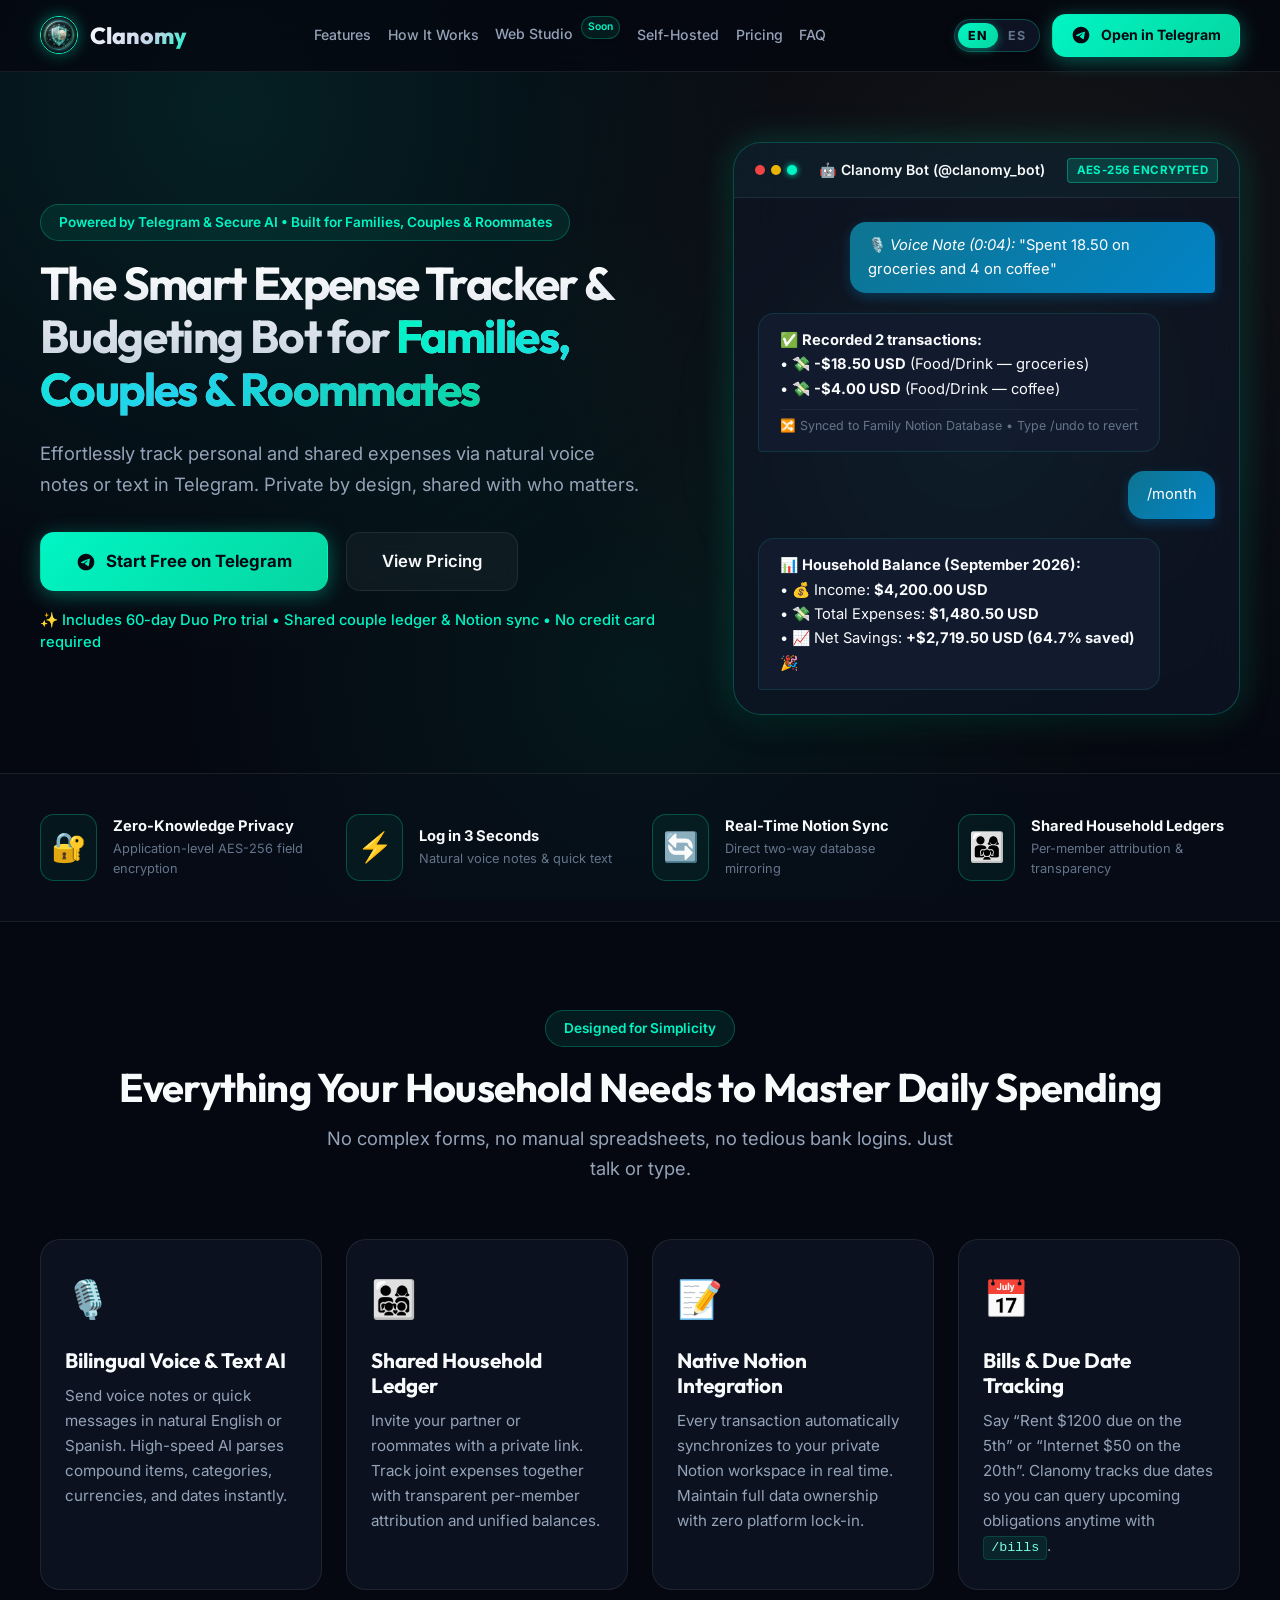
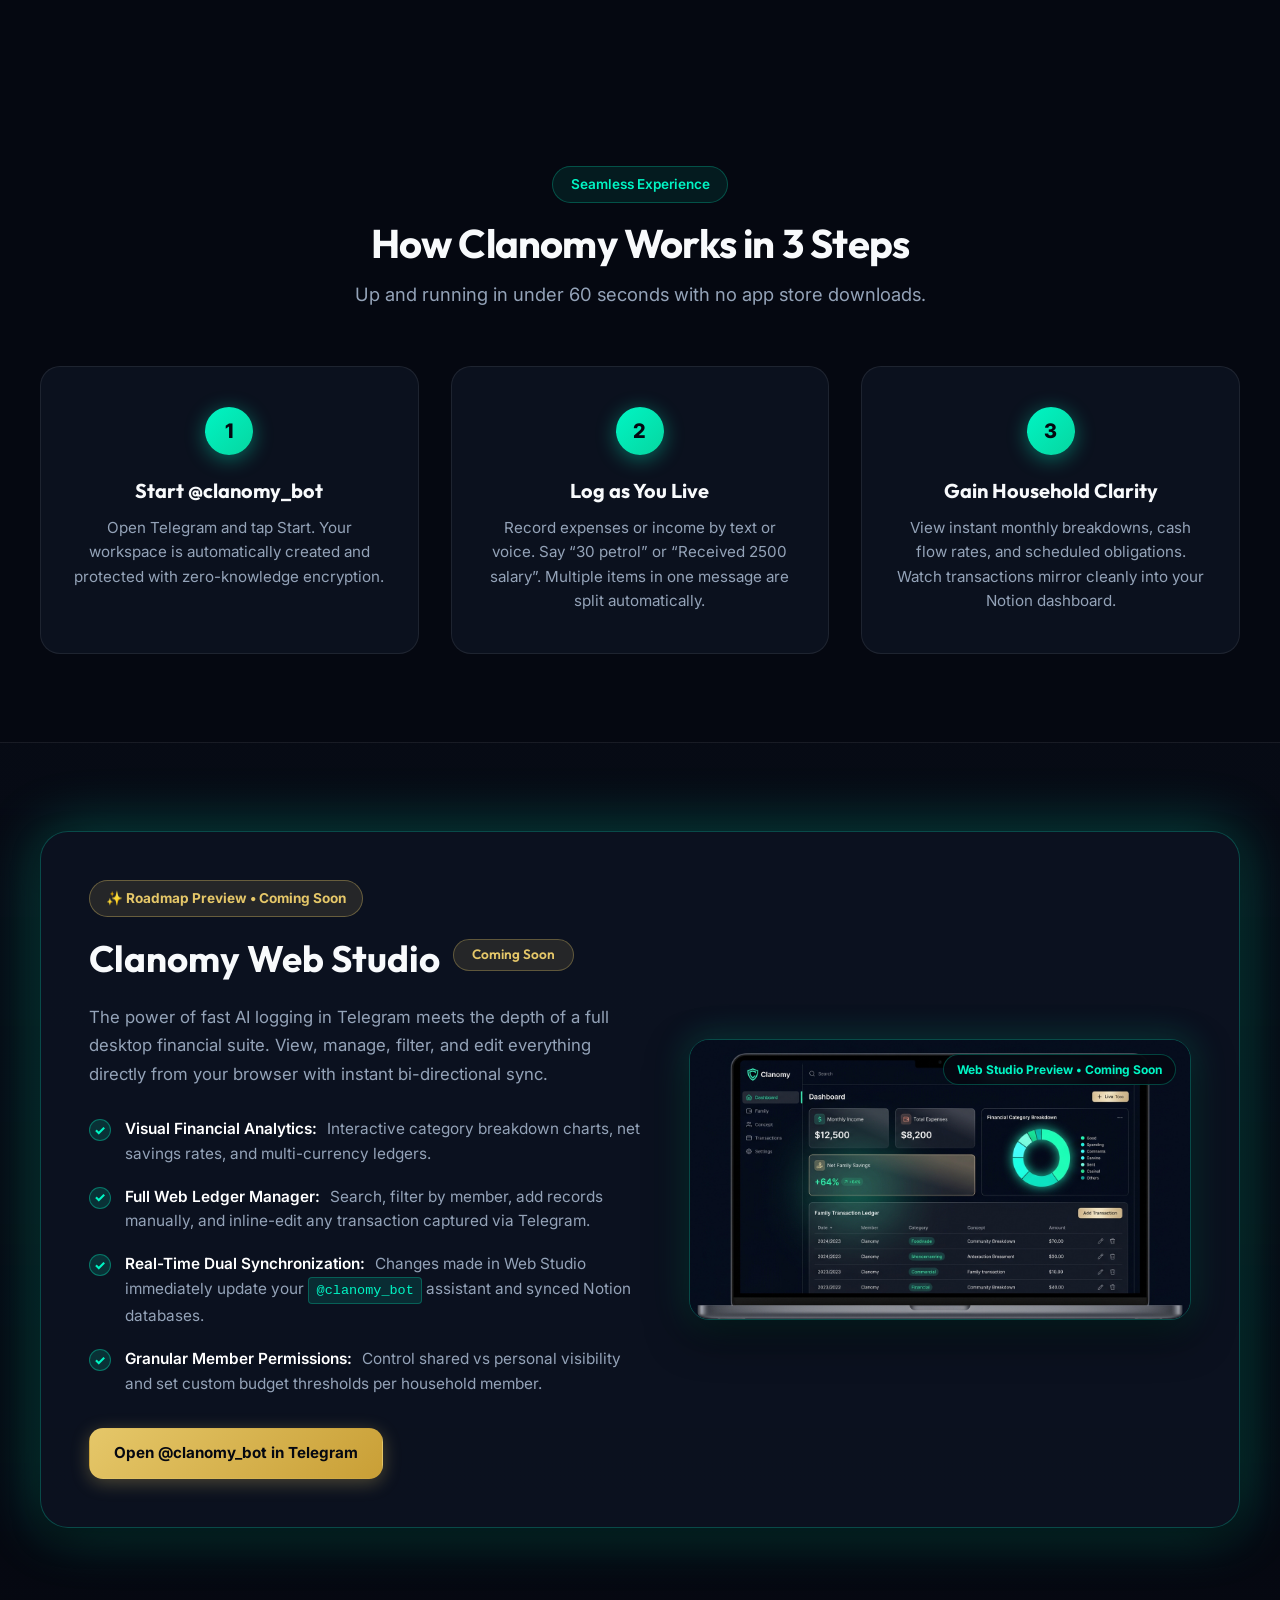
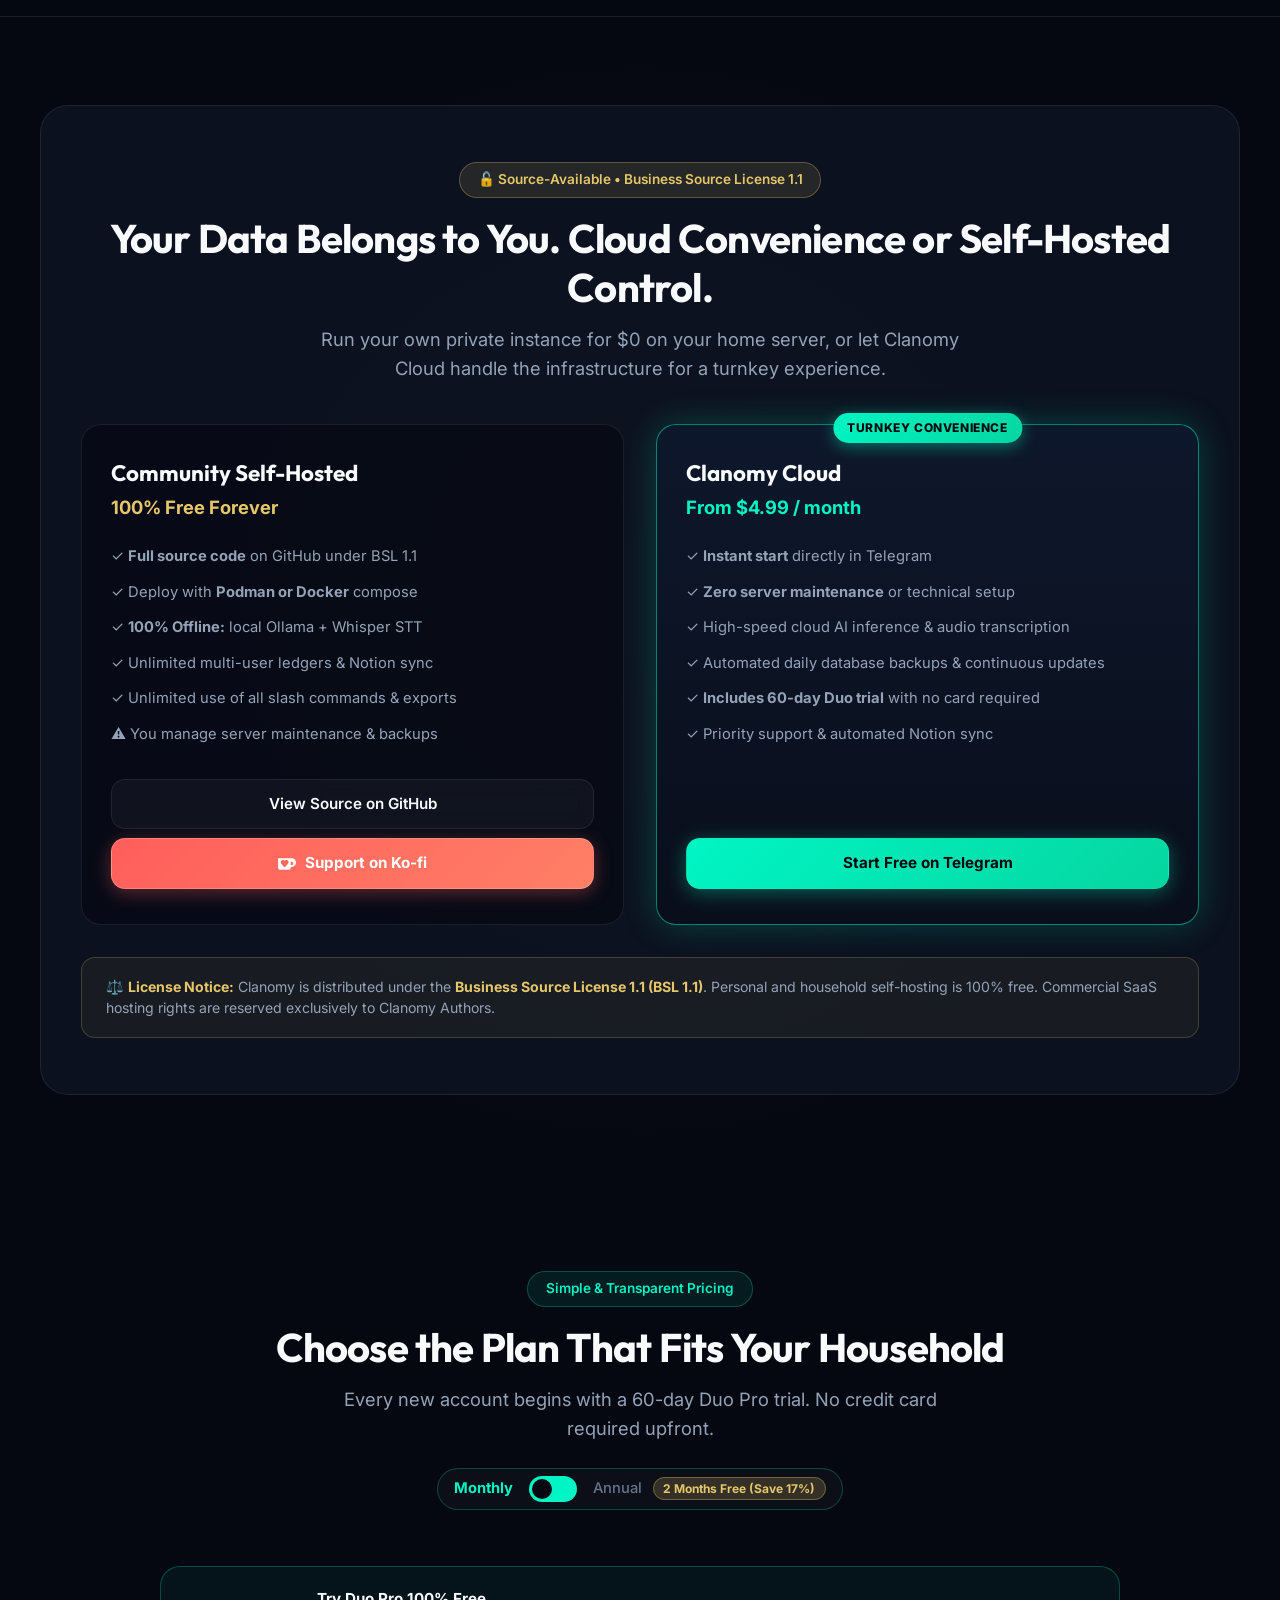
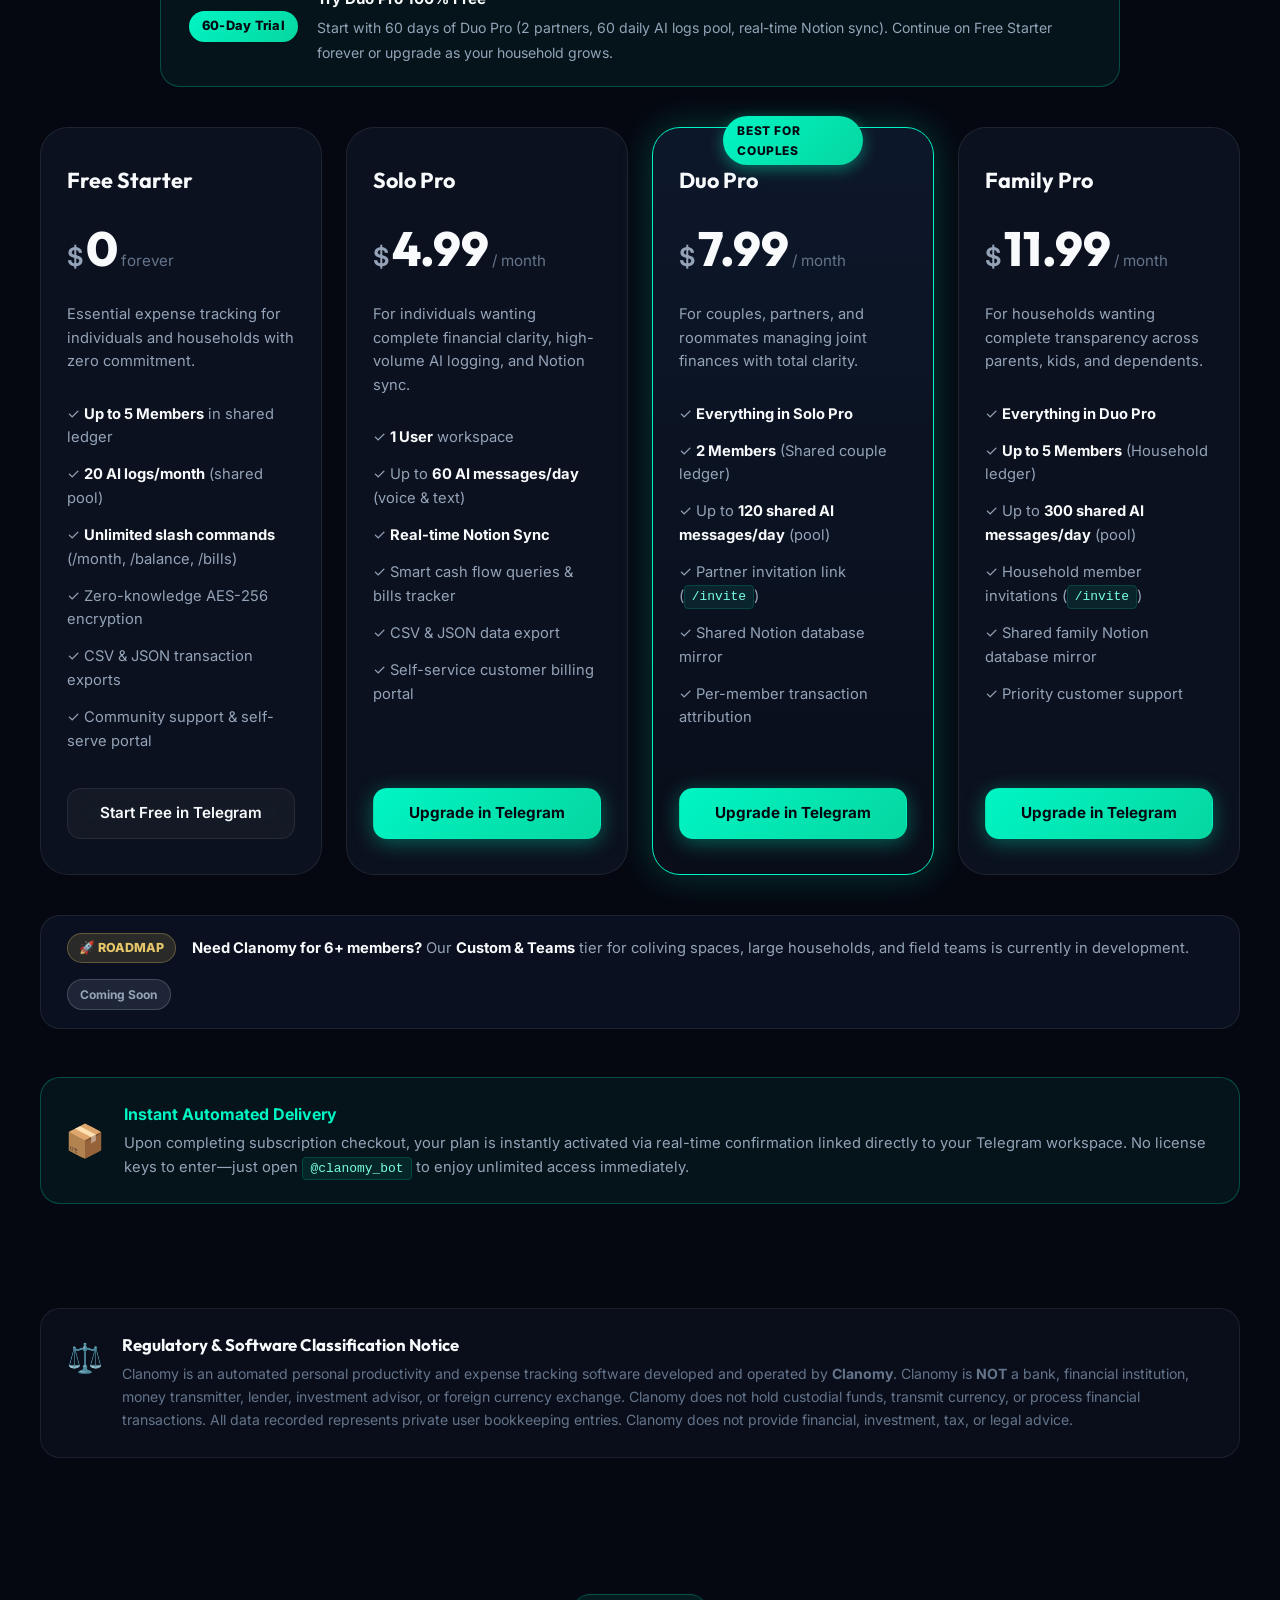
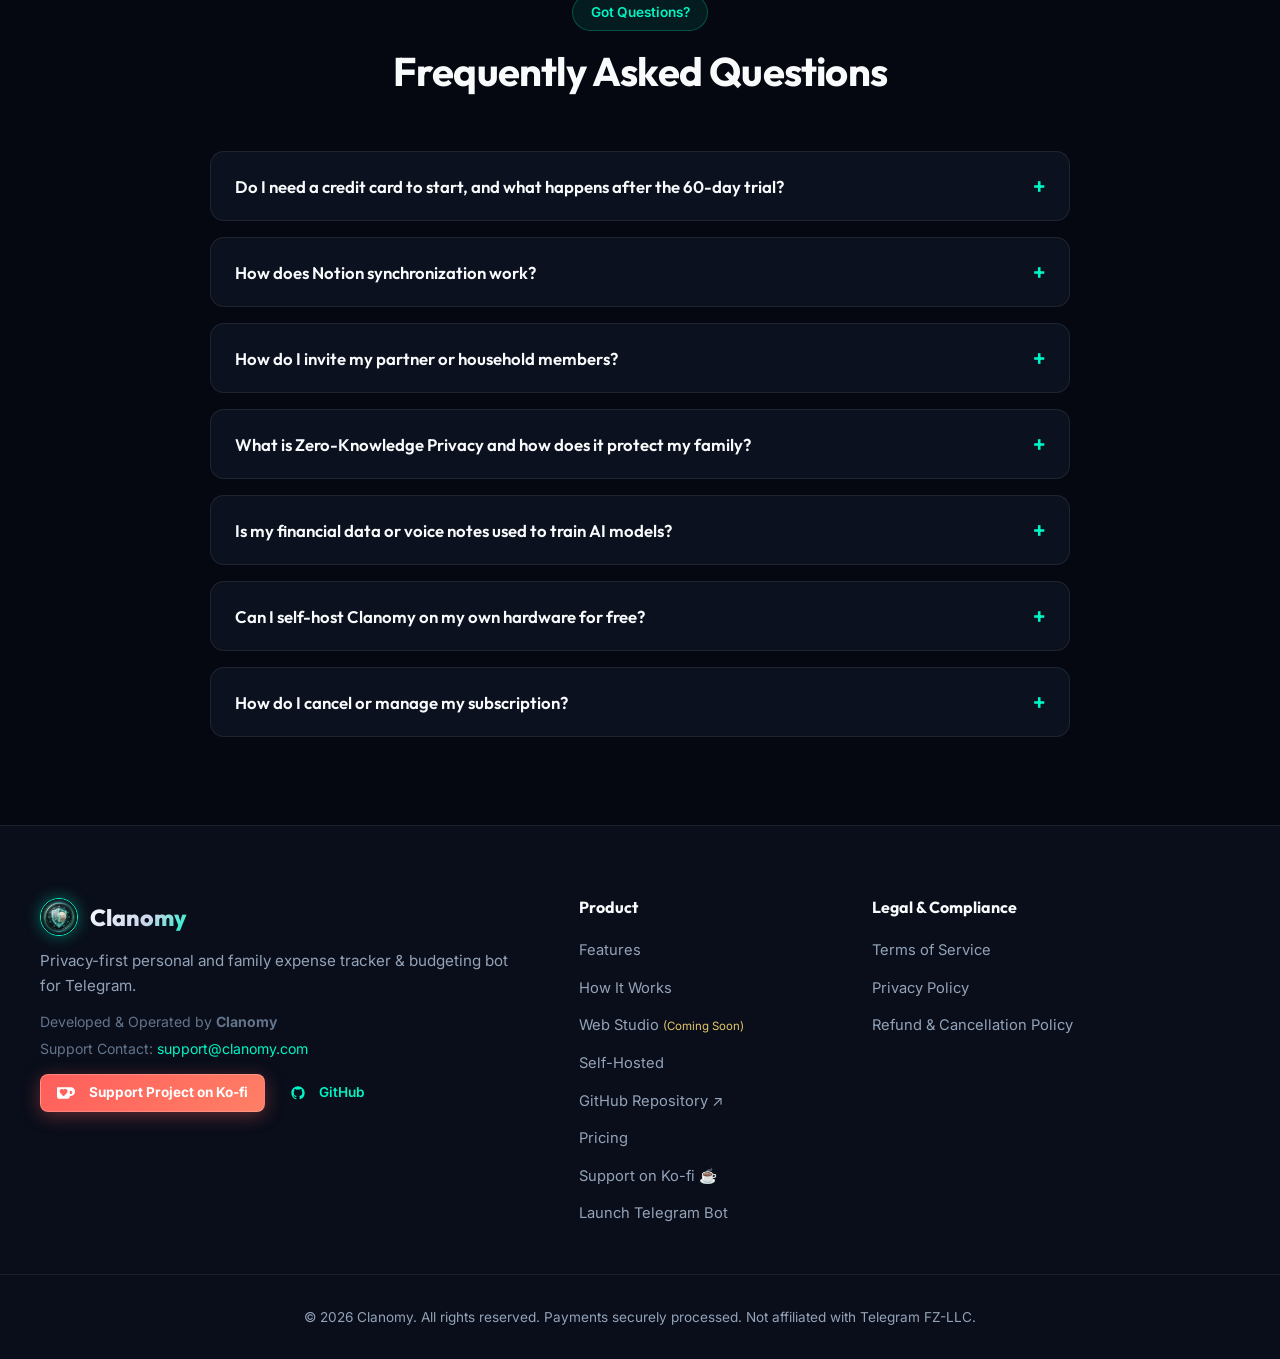
<file: landing/index.html>
<!DOCTYPE html>
<html lang="en">
<head>
  <meta charset="UTF-8">
  <meta name="viewport" content="width=device-width, initial-scale=1.0">
  <title>Clanomy — Smart Expense Tracker & Household Budgeting Bot for Families, Couples & Roommates</title>
  <meta name="description" content="Effortlessly track personal and shared expenses via voice or text in Telegram. A smart expense tracking & household budgeting bot for families, couples splitting bills, and roommates backed by zero-knowledge privacy.">
  <meta name="keywords" content="telegram expense tracker, budgeting bot, family budget, couples expense tracker, roommate expense split, notion expense sync, voice expense logging">
  <link rel="icon" type="image/jpeg" href="assets/favicon.jpg">
  <link rel="preconnect" href="https://fonts.googleapis.com">
  <link rel="preconnect" href="https://fonts.gstatic.com" crossorigin>
  <link href="https://fonts.googleapis.com/css2?family=Inter:wght@300;400;500;600;700;800&family=Outfit:wght@500;600;700;800&display=swap" rel="stylesheet">
  <link rel="stylesheet" href="styles.css?v=2">
</head>
<body>
  <!-- Navigation -->
  <header class="header">
    <div class="container nav-container">
      <a href="#" class="logo" id="nav-logo">
        <img src="assets/clanomy_logo.jpg" alt="Clanomy Logo" class="logo-img">
        <span class="logo-text">Clanomy</span>
      </a>
      <nav class="nav-links">
        <a href="#features" class="nav-link" data-i18n="nav.features">Features</a>
        <a href="#how-it-works" class="nav-link" data-i18n="nav.how_it_works">How It Works</a>
        <a href="#web-studio" class="nav-link"><span data-i18n="nav.web_studio">Web Studio</span> <span class="badge" data-i18n="nav.web_studio_badge" style="font-size: 0.65rem; padding: 0.12rem 0.4rem; margin-left: 0.2rem; vertical-align: middle;">Soon</span></a>
        <a href="#self-hosted" class="nav-link" data-i18n="nav.self_hosted">Self-Hosted</a>
        <a href="#pricing" class="nav-link" data-i18n="nav.pricing">Pricing</a>
        <a href="#faq" class="nav-link" data-i18n="nav.faq">FAQ</a>
      </nav>
      <div class="nav-cta">
        <!-- Bilingual Language Selector Toggle -->
        <div class="lang-switch" id="lang-switch" role="group" aria-label="Language Selector">
          <button type="button" class="lang-btn active" data-lang="en" id="lang-btn-en" aria-label="English">EN</button>
          <button type="button" class="lang-btn" data-lang="es" id="lang-btn-es" aria-label="Español">ES</button>
        </div>
        <a href="https://t.me/clanomy_bot" target="_blank" rel="noopener noreferrer" class="btn btn-primary" id="header-telegram-btn">
          <svg class="telegram-icon" viewBox="0 0 24 24" fill="currentColor"><path d="M12 2C6.48 2 2 6.48 2 12s4.48 10 10 10 10-4.48 10-10S17.52 2 12 2zm4.64 6.8c-.15 1.58-.8 5.42-1.13 7.19-.14.75-.42 1-.68 1.03-.58.05-1.02-.38-1.58-.75-.88-.58-1.38-.94-2.23-1.5-.99-.65-.35-1.01.22-1.59.15-.15 2.71-2.48 2.76-2.69a.2.2 0 00-.05-.18c-.06-.05-.14-.03-.21-.02-.09.02-1.49.95-4.22 2.79-.4.27-.76.41-1.08.4-.36-.01-1.04-.2-1.55-.37-.63-.2-1.12-.31-1.08-.66.02-.18.27-.36.74-.55 2.92-1.27 4.86-2.11 5.83-2.51 2.78-1.16 3.35-1.36 3.73-1.36.08 0 .27.02.39.12.1.08.13.19.14.27-.01.06.01.24 0 .37z"/></svg>
          <span data-i18n="nav.cta">Open in Telegram</span>
        </a>
      </div>
    </div>
  </header>

  <!-- Hero Section -->
  <section class="hero-section">
    <div class="container hero-container">
      <div class="hero-content">
        <div class="badge hero-badge" data-i18n="hero.badge">
          <span class="badge-dot"></span> Powered by Telegram & Secure AI • Built for Families, Couples & Roommates
        </div>
        <h1 class="hero-title" data-i18n="hero.title">
          The Smart Expense Tracker & Budgeting Bot for <span>Families, Couples & Roommates</span>
        </h1>
        <p class="hero-subtitle" data-i18n="hero.subtitle">
          Effortlessly track personal and shared expenses via natural voice notes or text in Telegram. Private by design, shared with who matters.
        </p>
        <div class="hero-actions">
          <a href="https://t.me/clanomy_bot" target="_blank" rel="noopener noreferrer" class="btn btn-primary btn-lg" id="hero-start-btn">
            <svg class="telegram-icon" viewBox="0 0 24 24" fill="currentColor"><path d="M12 2C6.48 2 2 6.48 2 12s4.48 10 10 10 10-4.48 10-10S17.52 2 12 2zm4.64 6.8c-.15 1.58-.8 5.42-1.13 7.19-.14.75-.42 1-.68 1.03-.58.05-1.02-.38-1.58-.75-.88-.58-1.38-.94-2.23-1.5-.99-.65-.35-1.01.22-1.59.15-.15 2.71-2.48 2.76-2.69a.2.2 0 00-.05-.18c-.06-.05-.14-.03-.21-.02-.09.02-1.49.95-4.22 2.79-.4.27-.76.41-1.08.4-.36-.01-1.04-.2-1.55-.37-.63-.2-1.12-.31-1.08-.66.02-.18.27-.36.74-.55 2.92-1.27 4.86-2.11 5.83-2.51 2.78-1.16 3.35-1.36 3.73-1.36.08 0 .27.02.39.12.1.08.13.19.14.27-.01.06.01.24 0 .37z"/></svg>
            <span data-i18n="hero.cta_start">Start Free on Telegram</span>
          </a>
          <a href="#pricing" class="btn btn-secondary btn-lg" id="hero-pricing-btn" data-i18n="hero.cta_pricing">View Pricing</a>
        </div>
        <p class="hero-trial-note" data-i18n="hero.trial_note">✨ Includes 60-day Duo Pro trial • Shared couple ledger &amp; Notion sync • No credit card required</p>
      </div>

      <!-- Interactive Mockup Preview -->
      <div class="hero-visual">
        <div class="mockup-card">
          <div class="mockup-header">
            <div class="mockup-dots">
              <span class="dot red"></span>
              <span class="dot yellow"></span>
              <span class="dot green"></span>
            </div>
            <div class="mockup-bot-name" data-i18n="hero.mockup_bot_name">🤖 Clanomy Bot (@clanomy_bot)</div>
            <div class="mockup-badge" data-i18n="hero.mockup_badge">AES-256 Encrypted</div>
          </div>
          <div class="mockup-chat">
            <div class="chat-message user-msg">
              <div class="msg-content" data-i18n="hero.mockup_user_1">
                🎙️ <i>Voice Note (0:04):</i> "Spent 18.50 on groceries and 4 on coffee"
              </div>
            </div>
            <div class="chat-message bot-msg">
              <div class="msg-content" data-i18n="hero.mockup_bot_1">
                ✅ <b>Recorded 2 transactions:</b><br>
                • 💸 <b>-$18.50 USD</b> (Food/Drink — groceries)<br>
                • 💸 <b>-$4.00 USD</b> (Food/Drink — coffee)<br>
                <small class="msg-sub">🔀 Synced to Family Notion Database • Type /undo to revert</small>
              </div>
            </div>
            <div class="chat-message user-msg">
              <div class="msg-content">
                /month
              </div>
            </div>
            <div class="chat-message bot-msg">
              <div class="msg-content" data-i18n="hero.mockup_bot_2">
                📊 <b>Household Balance (September 2026):</b><br>
                • 💰 Income: <b>$4,200.00 USD</b><br>
                • 💸 Total Expenses: <b>$1,480.50 USD</b><br>
                • 📈 Net Savings: <b>+$2,719.50 USD (64.7% saved)</b> 🎉
              </div>
            </div>
          </div>
        </div>
      </div>
    </div>
  </section>

  <!-- Trust Bar -->
  <section class="trust-bar">
    <div class="container trust-container">
      <div class="trust-item">
        <span class="trust-icon">🔐</span>
        <div class="trust-text">
          <strong data-i18n="trust.aes_title">Zero-Knowledge Privacy</strong>
          <span data-i18n="trust.aes_desc">Application-level AES-256 field encryption</span>
        </div>
      </div>
      <div class="trust-item">
        <span class="trust-icon">⚡</span>
        <div class="trust-text">
          <strong data-i18n="trust.speed_title">Log in 3 Seconds</strong>
          <span data-i18n="trust.speed_desc">Natural voice notes &amp; quick text</span>
        </div>
      </div>
      <div class="trust-item">
        <span class="trust-icon">🔄</span>
        <div class="trust-text">
          <strong data-i18n="trust.notion_title">Real-Time Notion Sync</strong>
          <span data-i18n="trust.notion_desc">Direct two-way database mirroring</span>
        </div>
      </div>
      <div class="trust-item">
        <span class="trust-icon">👨‍👩‍👧</span>
        <div class="trust-text">
          <strong data-i18n="trust.multi_title">Shared Household Ledgers</strong>
          <span data-i18n="trust.multi_desc">Per-member attribution &amp; transparency</span>
        </div>
      </div>
    </div>
  </section>

  <!-- Features Grid (4 Consolidated, High-Value Cards) -->
  <section class="features-section" id="features">
    <div class="container">
      <div class="section-header text-center">
        <div class="badge" data-i18n="features.badge">Designed for Simplicity</div>
        <h2 class="section-title" data-i18n="features.title">Everything Your Household Needs to Master Daily Spending</h2>
        <p class="section-subtitle" data-i18n="features.subtitle">No complex forms, no manual spreadsheets, no tedious bank logins. Just talk or type.</p>
      </div>

      <div class="features-grid">
        <div class="feature-card">
          <div class="feature-icon">🎙️</div>
          <h3 class="feature-title" data-i18n="features.f1_title">Bilingual Voice & Text AI</h3>
          <p class="feature-desc" data-i18n="features.f1_desc">Send voice notes or quick messages in natural English or Spanish. High-speed AI parses compound items, categories, currencies, and dates instantly.</p>
        </div>

        <div class="feature-card">
          <div class="feature-icon">👨‍👩‍👧‍👦</div>
          <h3 class="feature-title" data-i18n="features.f2_title">Shared Household Ledger</h3>
          <p class="feature-desc" data-i18n="features.f2_desc">Invite your partner or roommates with a private link. Track joint expenses together with transparent per-member attribution and unified balances.</p>
        </div>

        <div class="feature-card">
          <div class="feature-icon">📝</div>
          <h3 class="feature-title" data-i18n="features.f3_title">Native Notion Integration</h3>
          <p class="feature-desc" data-i18n="features.f3_desc">Every transaction automatically synchronizes to your private Notion workspace in real time. Maintain full data ownership with zero platform lock-in.</p>
        </div>

        <div class="feature-card">
          <div class="feature-icon">📅</div>
          <h3 class="feature-title" data-i18n="features.f4_title">Bills & Due Date Tracking</h3>
          <p class="feature-desc" data-i18n="features.f4_desc">Say &ldquo;Rent $1200 due on the 5th&rdquo; or &ldquo;Internet $50 on the 20th&rdquo;. Clanomy tracks due dates so you can query upcoming obligations anytime with <code>/bills</code>.</p>
        </div>
      </div>
    </div>
  </section>

  <!-- How It Works -->
  <section class="how-section" id="how-it-works">
    <div class="container">
      <div class="section-header text-center">
        <div class="badge" data-i18n="how.badge">Seamless Experience</div>
        <h2 class="section-title" data-i18n="how.title">How Clanomy Works in 3 Steps</h2>
        <p class="section-subtitle" data-i18n="how.subtitle">Up and running in under 60 seconds with no app store downloads.</p>
      </div>

      <div class="steps-container">
        <div class="step-card">
          <div class="step-number">1</div>
          <h3 class="step-title" data-i18n="how.s1_title">Start @clanomy_bot</h3>
          <p class="step-desc" data-i18n="how.s1_desc">Open Telegram and tap Start. Your workspace is automatically created and protected with zero-knowledge encryption.</p>
        </div>
        <div class="step-card">
          <div class="step-number">2</div>
          <h3 class="step-title" data-i18n="how.s2_title">Log as You Live</h3>
          <p class="step-desc" data-i18n="how.s2_desc">Record expenses or income by text or voice. Say &ldquo;30 petrol&rdquo; or &ldquo;Received 2500 salary&rdquo;. Multiple items in one message are split automatically.</p>
        </div>
        <div class="step-card">
          <div class="step-number">3</div>
          <h3 class="step-title" data-i18n="how.s3_title">Gain Household Clarity</h3>
          <p class="step-desc" data-i18n="how.s3_desc">View instant monthly breakdowns, cash flow rates, and scheduled obligations. Watch transactions mirror cleanly into your Notion dashboard.</p>
        </div>
      </div>
    </div>
  </section>

  <!-- Coming Soon: Clanomy Web Studio -->
  <section class="coming-soon-section" id="web-studio">
    <div class="container">
      <div class="coming-soon-card">
        <div class="coming-soon-info">
          <div class="coming-soon-badge" data-i18n="studio.roadmap_badge">✨ Roadmap Preview • Coming Soon</div>
          <h2 class="coming-soon-title"><span data-i18n="studio.title">Clanomy Web Studio</span> <span class="badge badge-gold" data-i18n="studio.soon_badge" style="font-size: 0.85rem; vertical-align: middle; margin-left: 0.4rem;">Coming Soon</span></h2>
          <p class="coming-soon-desc" data-i18n="studio.desc">
            The power of fast AI logging in Telegram meets the depth of a full desktop financial suite. View, manage, filter, and edit everything directly from your browser with instant bi-directional sync.
          </p>
          <ul class="coming-soon-features">
            <li>
              <span class="check-icon">✓</span>
              <div class="feature-text" data-i18n="studio.f1"><strong>Visual Financial Analytics:</strong> Interactive category breakdown charts, net savings rates, and multi-currency ledgers.</div>
            </li>
            <li>
              <span class="check-icon">✓</span>
              <div class="feature-text" data-i18n="studio.f2"><strong>Full Web Ledger Manager:</strong> Search, filter by member, add records manually, and inline-edit any transaction captured via Telegram.</div>
            </li>
            <li>
              <span class="check-icon">✓</span>
              <div class="feature-text" data-i18n="studio.f3"><strong>Real-Time Dual Synchronization:</strong> Changes made in Web Studio immediately update your <code>@clanomy_bot</code> assistant and synced Notion databases.</div>
            </li>
            <li>
              <span class="check-icon">✓</span>
              <div class="feature-text" data-i18n="studio.f4"><strong>Granular Member Permissions:</strong> Control shared vs personal visibility and set custom budget thresholds per household member.</div>
            </li>
          </ul>
          <a href="https://t.me/clanomy_bot" target="_blank" rel="noopener noreferrer" class="btn btn-gold" data-i18n="studio.cta">
            Open @clanomy_bot in Telegram
          </a>
        </div>

        <div class="preview-media">
          <img src="assets/dashboard_preview.jpg" alt="Clanomy Web Studio Dashboard Preview" class="preview-image">
          <div class="preview-tag" data-i18n="studio.preview_tag">Web Studio Preview • Coming Soon</div>
        </div>
      </div>
    </div>
  </section>

  <!-- Self-Hosted Freedom Section (Streamlined) -->
  <section class="self-hosted-section" id="self-hosted">
    <div class="container">
      <div class="self-hosted-card">
        <div class="self-hosted-content text-center">
          <div class="badge badge-gold" data-i18n="self.badge">🔓 Source-Available • Business Source License 1.1</div>
          <h2 class="section-title" data-i18n="self.title">Your Data Belongs to You. Cloud Convenience or Self-Hosted Control.</h2>
          <p class="section-subtitle" data-i18n="self.subtitle">
            Run your own private instance for $0 on your home server, or let Clanomy Cloud handle the infrastructure for a turnkey experience.
          </p>
        </div>

        <div class="comparison-grid">
          <!-- Community Self-Hosted -->
          <div class="comparison-col">
            <h3 data-i18n="self.community_title">Community Self-Hosted</h3>
            <div class="comparison-price" data-i18n="self.community_price">100% Free Forever</div>
            <ul class="comparison-list">
              <li data-i18n="self.c1">✓ <b>Full source code</b> on GitHub under BSL 1.1</li>
              <li data-i18n="self.c2">✓ Deploy with <b>Podman or Docker</b> compose</li>
              <li data-i18n="self.c3">✓ <b>100% Offline:</b> local Ollama + Whisper STT</li>
              <li data-i18n="self.c4">✓ Unlimited multi-user ledgers & Notion sync</li>
              <li data-i18n="self.c5">✓ Unlimited use of all slash commands & exports</li>
              <li data-i18n="self.c6">⚠️ You manage server maintenance & backups</li>
            </ul>
            <div class="comparison-actions" style="display: flex; flex-direction: column; gap: 0.6rem;">
              <a href="https://github.com/crespoantonio/clanomy" target="_blank" rel="noopener noreferrer" class="btn btn-secondary btn-block" data-i18n="self.community_btn">
                View Source on GitHub
              </a>
              <a href="https://ko-fi.com/crespoantonio" target="_blank" rel="noopener noreferrer" class="btn btn-kofi btn-block" id="community-kofi-btn">
                <svg class="kofi-icon" viewBox="0 0 24 24" fill="currentColor"><path d="M23.881 8.948c-.773-4.085-4.859-4.593-4.859-4.593H.723c-.604 0-.679.798-.679.798s-.082 7.324-.022 11.822c.164 2.424 2.586 2.672 2.586 2.672s8.267-.023 11.966-.049c2.438-.426 2.683-2.566 2.658-3.734 4.352.24 7.422-2.831 6.649-6.916zm-11.062 3.511c-1.246 1.453-4.047 3.974-4.047 3.974s-2.7-2.486-3.96-3.957c-.96-1.12-1.464-2.47-1.185-3.696.425-1.868 2.378-2.618 3.956-2.029 1.19.444 1.189 1.587 1.189 1.587s.07-1.143 1.258-1.587c1.579-.589 3.532.161 3.957 2.029.278 1.226-.226 2.576-1.168 3.679zm7.651-1.226c-.368 1.942-1.928 2.222-3.411 2.244v-4.636c1.482.022 3.042.302 3.411 2.392z"/></svg>
                <span data-i18n="self.kofi_btn">Support on Ko-fi</span>
              </a>
            </div>
          </div>

          <!-- Clanomy Cloud -->
          <div class="comparison-col highlighted-col">
            <div class="popular-tag" data-i18n="self.cloud_tag">Turnkey Convenience</div>
            <h3 data-i18n="self.cloud_title">Clanomy Cloud</h3>
            <div class="comparison-price" data-i18n="self.cloud_price">From $4.99 / month</div>
            <ul class="comparison-list">
              <li data-i18n="self.cl1">✓ <b>Instant start</b> directly in Telegram</li>
              <li data-i18n="self.cl2">✓ <b>Zero server maintenance</b> or technical setup</li>
              <li data-i18n="self.cl3">✓ High-speed cloud AI inference & audio transcription</li>
              <li data-i18n="self.cl4">✓ Automated daily database backups & continuous updates</li>
              <li data-i18n="self.cl5">✓ <b>Includes 60-day Duo trial</b> with no card required</li>
              <li data-i18n="self.cl6">✓ Priority support & automated Notion sync</li>
            </ul>
            <a href="https://t.me/clanomy_bot" target="_blank" rel="noopener noreferrer" class="btn btn-primary btn-block" data-i18n="self.cloud_btn">
              Start Free on Telegram
            </a>
          </div>
        </div>

        <div class="license-note" data-i18n="self.license_note">
          ⚖️ <b>License Notice:</b> Clanomy is distributed under the <b>Business Source License 1.1 (BSL 1.1)</b>. Personal and household self-hosting is 100% free. Commercial SaaS hosting rights are reserved exclusively to Clanomy Authors.
        </div>
      </div>
    </div>
  </section>

  <!-- Pricing Section (Unified 4 Tiers) -->
  <section class="pricing-section" id="pricing">
    <div class="container">
      <div class="section-header text-center">
        <div class="badge" data-i18n="pricing.badge">Simple & Transparent Pricing</div>
        <h2 class="section-title" data-i18n="pricing.title">Choose the Plan That Fits Your Household</h2>
        <p class="section-subtitle" data-i18n="pricing.subtitle">Every new account begins with a 60-day Duo Pro trial. No credit card required upfront.</p>

        <!-- Billing Period Toggle -->
        <div class="toggle-container">
          <span class="toggle-label active" id="toggle-monthly-label" data-i18n="toggle.monthly">Monthly</span>
          <button class="toggle-btn" id="billing-toggle" aria-label="Toggle annual billing">
            <span class="toggle-slider"></span>
          </button>
          <span class="toggle-label" id="toggle-annual-label"><span data-i18n="toggle.annual">Annual</span> <span class="discount-pill" data-i18n="toggle.discount">2 Months Free (Save 17%)</span></span>
        </div>
      </div>

      <!-- Trial Banner -->
      <div class="free-tier-banner">
        <span class="free-tier-badge" data-i18n="pricing.trial_badge">60-Day Trial</span>
        <div class="free-tier-text">
          <strong data-i18n="pricing.trial_banner_title">Try Duo Pro 100% Free</strong>
          <span data-i18n="pricing.trial_banner_desc">Start with 60 days of Duo Pro (2 partners, 60 daily AI logs pool, real-time Notion sync). Continue on Free Starter forever or upgrade as your household grows.</span>
        </div>
      </div>

      <!-- Unified 4-Card Pricing Grid -->
      <div class="pricing-grid">
        <!-- Free Starter -->
        <div class="pricing-card">
          <div class="card-tier-name" data-i18n="free.name">Free Starter</div>
          <div class="card-price">
            <span class="currency">$</span><span class="amount">0</span>
            <span class="period" data-i18n="free.period">forever</span>
          </div>
          <p class="card-desc" data-i18n="free.desc">Essential expense tracking for individuals and households with zero commitment.</p>
          <ul class="card-features">
            <li data-i18n="free.f1">✓ <b>Up to 5 Members</b> in shared ledger</li>
            <li data-i18n="free.f2">✓ <b>20 AI logs/month</b> (shared pool)</li>
            <li data-i18n="free.f3">✓ <b>Unlimited slash commands</b> (/month, /balance, /bills)</li>
            <li data-i18n="free.f4">✓ Zero-knowledge AES-256 encryption</li>
            <li data-i18n="free.f5">✓ CSV & JSON transaction exports</li>
            <li data-i18n="free.f6">✓ Community support & self-serve portal</li>
          </ul>
          <a href="https://t.me/clanomy_bot" target="_blank" rel="noopener noreferrer" class="btn btn-secondary btn-block" data-i18n="free.btn">Start Free in Telegram</a>
        </div>

        <!-- Solo Pro -->
        <div class="pricing-card">
          <div class="card-tier-name" data-i18n="solo.name">Solo Pro</div>
          <div class="card-price">
            <span class="currency">$</span><span class="amount" id="solo-price">4.99</span>
            <span class="period" id="solo-period" data-i18n="period.month">/ month</span>
          </div>
          <p class="card-desc" data-i18n="solo.desc">For individuals wanting complete financial clarity, high-volume AI logging, and Notion sync.</p>
          <ul class="card-features">
            <li data-i18n="solo.f1">✓ <b>1 User</b> workspace</li>
            <li data-i18n="solo.f2">✓ Up to <b>60 AI messages/day</b> (voice & text)</li>
            <li data-i18n="solo.f3">✓ <b>Real-time Notion Sync</b></li>
            <li data-i18n="solo.f4">✓ Smart cash flow queries & bills tracker</li>
            <li data-i18n="solo.f5">✓ CSV & JSON data export</li>
            <li data-i18n="solo.f6">✓ Self-service customer billing portal</li>
          </ul>
          <a href="https://t.me/clanomy_bot" target="_blank" rel="noopener noreferrer" class="btn btn-primary btn-block" data-i18n="solo.btn">Upgrade in Telegram</a>
        </div>

        <!-- Duo Pro (Couples Highlighted) -->
        <div class="pricing-card highlighted">
          <div class="popular-tag" data-i18n="duo.badge">Best for Couples</div>
          <div class="card-tier-name" data-i18n="duo.name">Duo Pro</div>
          <div class="card-price">
            <span class="currency">$</span><span class="amount" id="duo-price">7.99</span>
            <span class="period" id="duo-period" data-i18n="period.month">/ month</span>
          </div>
          <p class="card-desc" data-i18n="duo.desc">For couples, partners, and roommates managing joint finances with total clarity.</p>
          <ul class="card-features">
            <li data-i18n="duo.f1">✓ <b>Everything in Solo Pro</b></li>
            <li data-i18n="duo.f2">✓ <b>2 Members</b> (Shared couple ledger)</li>
            <li data-i18n="duo.f3">✓ Up to <b>120 shared AI messages/day</b> (pool)</li>
            <li data-i18n="duo.f4">✓ Partner invitation link (<code>/invite</code>)</li>
            <li data-i18n="duo.f5">✓ Shared Notion database mirror</li>
            <li data-i18n="duo.f6">✓ Per-member transaction attribution</li>
          </ul>
          <a href="https://t.me/clanomy_bot" target="_blank" rel="noopener noreferrer" class="btn btn-primary btn-block" data-i18n="duo.btn">Upgrade in Telegram</a>
        </div>

        <!-- Family Pro -->
        <div class="pricing-card">
          <div class="card-tier-name" data-i18n="family.name">Family Pro</div>
          <div class="card-price">
            <span class="currency">$</span><span class="amount" id="family-price">11.99</span>
            <span class="period" id="family-period" data-i18n="period.month">/ month</span>
          </div>
          <p class="card-desc" data-i18n="family.desc">For households wanting complete transparency across parents, kids, and dependents.</p>
          <ul class="card-features">
            <li data-i18n="family.f1">✓ <b>Everything in Duo Pro</b></li>
            <li data-i18n="family.f2">✓ <b>Up to 5 Members</b> (Household ledger)</li>
            <li data-i18n="family.f3">✓ Up to <b>300 shared AI messages/day</b> (pool)</li>
            <li data-i18n="family.f4">✓ Household member invitations (<code>/invite</code>)</li>
            <li data-i18n="family.f5">✓ Shared family Notion database mirror</li>
            <li data-i18n="family.f6">✓ Priority customer support</li>
          </ul>
          <a href="https://t.me/clanomy_bot" target="_blank" rel="noopener noreferrer" class="btn btn-primary btn-block" data-i18n="family.btn">Upgrade in Telegram</a>
        </div>
      </div>

      <!-- Roadmap Ribbon for Custom & Teams -->
      <div class="roadmap-ribbon">
        <div class="roadmap-badge" data-i18n="roadmap.badge">🚀 Roadmap</div>
        <div class="roadmap-text" data-i18n="roadmap.text">
          <strong>Need Clanomy for 6+ members?</strong> Our <b>Custom & Teams</b> tier for coliving spaces, large households, and field teams is currently in development.
        </div>
        <span class="roadmap-status" data-i18n="roadmap.status">Coming Soon</span>
      </div>

      <!-- Fulfillment Notice (Paddle Verification Requirement) -->
      <div class="fulfillment-box">
        <div class="fulfillment-icon">📦</div>
        <div class="fulfillment-content">
          <strong data-i18n="fulfill.title">Instant Automated Delivery</strong>
          <p data-i18n="fulfill.desc">
            Upon completing subscription checkout, your plan is instantly activated via real-time confirmation linked directly to your Telegram workspace. No license keys to enter—just open <code>@clanomy_bot</code> to enjoy unlimited access immediately.
          </p>
        </div>
      </div>
    </div>
  </section>

  <!-- Legal & Regulatory Disclaimer -->
  <section class="disclaimer-section">
    <div class="container">
      <div class="disclaimer-card">
        <div class="disclaimer-icon">⚖️</div>
        <div class="disclaimer-text">
          <h4 data-i18n="disclaimer.title">Regulatory & Software Classification Notice</h4>
          <p data-i18n="disclaimer.desc">
            Clanomy is an automated personal productivity and expense tracking software developed and operated by <b>Clanomy</b>. Clanomy is <b>NOT</b> a bank, financial institution, money transmitter, lender, investment advisor, or foreign currency exchange. Clanomy does not hold custodial funds, transmit currency, or process financial transactions. All data recorded represents private user bookkeeping entries. Clanomy does not provide financial, investment, tax, or legal advice.
          </p>
        </div>
      </div>
    </div>
  </section>

  <!-- FAQ Section (Consolidated 7 Non-Redundant Questions) -->
  <section class="faq-section" id="faq">
    <div class="container">
      <div class="section-header text-center">
        <div class="badge" data-i18n="faq.badge">Got Questions?</div>
        <h2 class="section-title" data-i18n="faq.title">Frequently Asked Questions</h2>
      </div>

      <div class="faq-list">
        <div class="faq-item">
          <button class="faq-question" aria-expanded="false">
            <span data-i18n="faq.q1">Do I need a credit card to start, and what happens after the 60-day trial?</span>
            <span class="faq-toggle">+</span>
          </button>
          <div class="faq-answer" data-i18n="faq.a1">
            <p>No payment information is required upfront. Every new workspace begins with 60 days of unrestricted Duo Pro access. When the trial concludes, your account smoothly transitions to our <b>Free Starter plan forever</b>—your family stays together in the shared ledger, all historical logs remain intact, and you retain 20 free monthly AI logs alongside unlimited slash commands (<code>/month</code>, <code>/balance</code>, <code>/bills</code>).</p>
          </div>
        </div>

        <div class="faq-item">
          <button class="faq-question" aria-expanded="false">
            <span data-i18n="faq.q2">How does Notion synchronization work?</span>
            <span class="faq-toggle">+</span>
          </button>
          <div class="faq-answer" data-i18n="faq.a2">
            <p>Simply type <code>/notion</code> in the bot. You will receive a secure authorization link to connect your Notion account. Clanomy creates and maintains an encrypted financial database directly in your personal workspace with instant bi-directional updates.</p>
          </div>
        </div>

        <div class="faq-item">
          <button class="faq-question" aria-expanded="false">
            <span data-i18n="faq.q3">How do I invite my partner or household members?</span>
            <span class="faq-toggle">+</span>
          </button>
          <div class="faq-answer" data-i18n="faq.a3">
            <p>On Duo Pro, Family Pro, or during your 60-day trial, type <code>/invite</code> in Telegram. The bot generates a private, secure link. When your partner or family member taps it, they join your shared household workspace automatically with per-member attribution.</p>
          </div>
        </div>

        <div class="faq-item">
          <button class="faq-question" aria-expanded="false">
            <span data-i18n="faq.q4">What is Zero-Knowledge Privacy and how does it protect my family?</span>
            <span class="faq-toggle">+</span>
          </button>
          <div class="faq-answer" data-i18n="faq.a4">
            <p><b>Zero-Knowledge Privacy</b> means your data is protected using application-level AES-256 field encryption before it ever reaches the database. Transaction amounts and merchant descriptions are encrypted in memory. Even if a raw database backup were intercepted, your records remain unbreakable ciphertext. No hosting administrators, third parties, or advertisers can ever read what you spent or earned.</p>
          </div>
        </div>

        <div class="faq-item">
          <button class="faq-question" aria-expanded="false">
            <span data-i18n="faq.q5">Is my financial data or voice notes used to train AI models?</span>
            <span class="faq-toggle">+</span>
          </button>
          <div class="faq-answer" data-i18n="faq.a5">
            <p><b>No, absolutely not.</b> Clanomy enforces a strict <b>Zero AI Training Policy</b>. All expense parsing and voice transcriptions are processed exclusively through commercial developer endpoints that legally prohibit using customer inputs, prompts, audio files, or financial records to train machine learning models. Voice notes exist in transient memory only for the seconds required to transcribe, then are immediately deleted.</p>
          </div>
        </div>

        <div class="faq-item">
          <button class="faq-question" aria-expanded="false">
            <span data-i18n="faq.q6">Can I self-host Clanomy on my own hardware for free?</span>
            <span class="faq-toggle">+</span>
          </button>
          <div class="faq-answer" data-i18n="faq.a6">
            <p><b>Yes!</b> Clanomy is source-available on GitHub under the Business Source License 1.1. You can clone the repository, run it using Podman or Docker on your own home lab or private VPS, and even connect local offline AI models (Ollama + Faster-Whisper) for 100% private, air-gapped financial tracking at $0 for personal household use.</p>
          </div>
        </div>

        <div class="faq-item">
          <button class="faq-question" aria-expanded="false">
            <span data-i18n="faq.q7">How do I cancel or manage my subscription?</span>
            <span class="faq-toggle">+</span>
          </button>
          <div class="faq-answer" data-i18n="faq.a7">
            <p>You can manage your subscription at any time by typing <code>/billing</code> in the bot. This opens your secure customer portal where you can cancel with one click, update payment methods, or view invoices. Premium access remains active until the end of your paid billing period.</p>
          </div>
        </div>
      </div>
    </div>
  </section>

  <!-- Footer -->
  <footer class="footer">
    <div class="container footer-container">
      <div class="footer-col brand-col">
        <div class="logo">
          <img src="assets/clanomy_logo.jpg" alt="Clanomy Logo" class="logo-img">
          <span class="logo-text">Clanomy</span>
        </div>
        <p class="footer-tagline" data-i18n="footer.tagline">Privacy-first personal and family expense tracker &amp; budgeting bot for Telegram.</p>
        <p class="footer-operator" data-i18n="footer.operator">Developed & Operated by <b>Clanomy</b></p>
        <p class="footer-support"><span data-i18n="footer.support">Support Contact:</span> <a href="mailto:support@clanomy.com">support@clanomy.com</a></p>
        
        <!-- Action Buttons Row: GitHub + Ko-fi -->
        <div class="footer-actions" style="margin-top: 0.85rem; display: flex; gap: 0.5rem; flex-wrap: wrap; align-items: center;">
          <a href="https://ko-fi.com/crespoantonio" target="_blank" rel="noopener noreferrer" class="btn btn-kofi btn-sm" id="footer-kofi-btn">
            <svg class="kofi-icon" viewBox="0 0 24 24" fill="currentColor" width="16" height="16" style="vertical-align: -2px; margin-right: 4px;" aria-hidden="true"><path d="M23.881 8.948c-.773-4.085-4.859-4.593-4.859-4.593H.723c-.604 0-.679.798-.679.798s-.082 7.324-.022 11.822c.164 2.424 2.586 2.672 2.586 2.672s8.267-.023 11.966-.049c2.438-.426 2.683-2.566 2.658-3.734 4.352.24 7.422-2.831 6.649-6.916zm-11.062 3.511c-1.246 1.453-4.047 3.974-4.047 3.974s-2.7-2.486-3.96-3.957c-.96-1.12-1.464-2.47-1.185-3.696.425-1.868 2.378-2.618 3.956-2.029 1.19.444 1.189 1.587 1.189 1.587s.07-1.143 1.258-1.587c1.579-.589 3.532.161 3.957 2.029.278 1.226-.226 2.576-1.168 3.679zm7.651-1.226c-.368 1.942-1.928 2.222-3.411 2.244v-4.636c1.482.022 3.042.302 3.411 2.392z"/></svg>
            <span data-i18n="footer.kofi">Support on Ko-fi</span>
          </a>
          <a href="https://github.com/crespoantonio/clanomy" target="_blank" rel="noopener noreferrer" class="btn btn-github btn-sm" id="footer-github-btn">
            <svg class="github-icon" viewBox="0 0 24 24" fill="currentColor" width="16" height="16" style="vertical-align: -2px; margin-right: 4px;" aria-hidden="true">
              <path fill-rule="evenodd" clip-rule="evenodd" d="M12 2C6.477 2 2 6.484 2 12.017c0 4.425 2.865 8.18 6.839 9.504.5.092.682-.217.682-.483 0-.237-.008-.868-.013-1.703-2.782.605-3.369-1.343-3.369-1.343-.454-1.158-1.11-1.466-1.11-1.466-.908-.62.069-.608.069-.608 1.003.07 1.53 1.032 1.53 1.032.892 1.53 2.341 1.088 2.91.832.092-.647.35-1.088.636-1.338-2.22-.253-4.555-1.113-4.555-4.951 0-1.093.39-1.988 1.029-2.688-.103-.253-.446-1.272.098-2.65 0 0 .84-.27 2.75 1.026A9.564 9.564 0 0112 6.844c.85.004 1.705.115 2.504.337 1.909-1.296 2.747-1.027 2.747-1.027.546 1.379.202 2.398.1 2.651.64.7 1.028 1.595 1.028 2.688 0 3.848-2.339 4.695-4.566 4.943.359.309.678.92.678 1.855 0 1.338-.012 2.419-.012 2.747 0 .268.18.58.688.482A10.019 10.019 0 0022 12.017C22 6.484 17.522 2 12 2z"/>
            </svg>
            <span data-i18n="footer.github">GitHub</span>
          </a>
        </div>
      </div>

      <div class="footer-col">
        <h4 data-i18n="footer.product_heading">Product</h4>
        <ul class="footer-links">
          <li><a href="#features" data-i18n="nav.features">Features</a></li>
          <li><a href="#how-it-works" data-i18n="nav.how_it_works">How It Works</a></li>
          <li><a href="#web-studio"><span data-i18n="nav.web_studio">Web Studio</span> <span style="font-size: 0.78em; color: var(--gold-accent);">(<span data-i18n="studio.soon_badge">Coming Soon</span>)</span></a></li>
          <li><a href="#self-hosted" data-i18n="nav.self_hosted">Self-Hosted</a></li>
          <li><a href="https://github.com/crespoantonio/clanomy" target="_blank" rel="noopener noreferrer"><span data-i18n="footer.github_link">GitHub Repository ↗</span></a></li>
          <li><a href="#pricing" data-i18n="nav.pricing">Pricing</a></li>
          <li><a href="https://ko-fi.com/crespoantonio" target="_blank" rel="noopener noreferrer"><span data-i18n="footer.kofi_link">Support on Ko-fi ☕</span></a></li>
          <li><a href="https://t.me/clanomy_bot" target="_blank" rel="noopener noreferrer" data-i18n="footer.launch_bot">Launch Telegram Bot</a></li>
        </ul>
      </div>

      <div class="footer-col">
        <h4 data-i18n="footer.legal_heading">Legal & Compliance</h4>
        <ul class="footer-links">
          <li><a href="#" class="modal-trigger" data-modal="terms-modal" data-i18n="footer.terms">Terms of Service</a></li>
          <li><a href="#" class="modal-trigger" data-modal="privacy-modal" data-i18n="footer.privacy">Privacy Policy</a></li>
          <li><a href="#" class="modal-trigger" data-modal="refund-modal" data-i18n="footer.refund">Refund & Cancellation Policy</a></li>
        </ul>
      </div>
    </div>

    <div class="footer-bottom">
      <div class="container bottom-container">
        <p data-i18n="footer.copyright">© 2026 Clanomy. All rights reserved. Payments securely processed.</p>
      </div>
    </div>
  </footer>

  <!-- MODALS -->

  <!-- Terms of Service Modal -->
  <div class="modal" id="terms-modal" role="dialog" aria-modal="true" aria-hidden="true">
    <div class="modal-overlay modal-close"></div>
    <div class="modal-dialog">
      <div class="modal-header">
        <h3 data-i18n="terms.title">Clanomy SaaS Terms of Service</h3>
        <button class="modal-close-btn modal-close" aria-label="Close modal">&times;</button>
      </div>
      <div class="modal-body" data-i18n="terms.body">
        <p><strong>Effective Date:</strong> September 2, 2026</p>
        <p><strong>Operated by:</strong> Clanomy ("Clanomy", "we", "us", or "our").</p>

        <h4>1. Acceptance of Terms & Eligibility</h4>
        <p>By accessing or using the Clanomy Telegram bot service, Web Studio, or associated application programming interfaces (collectively, the "Service"), you agree to be bound by these Terms of Service. <strong>Eligibility:</strong> You must be at least 18 years of age (or the legal age of majority in your jurisdiction) to access or use the Service. Individuals under 18 years of age are strictly prohibited from using Clanomy.</p>

        <h4>2. Description of Service & Non-Advisory Status</h4>
        <p>Clanomy is a software-as-a-service (SaaS) utility providing automated personal and family bookkeeping, natural language expense and income tracking, and Notion database synchronization. <strong>Clanomy is strictly a productivity software tool. Clanomy does NOT provide investment, financial, legal, or tax advice. We are NOT a bank, credit institution, money transmitter, lender, or foreign exchange provider.</strong> Clanomy does not hold user funds, initiate banking wires, or process financial transactions.</p>

        <h4>3. Subscriptions & Payments</h4>
        <p>All subscription transactions, invoicing, tax collection, and customer billing are handled securely by authorized Merchant of Record payment processors. When you subscribe to Clanomy Solo Pro, Duo Pro, or Family Pro, subscription fees are billed on a recurring monthly or annual basis until canceled.</p>

        <h4>4. Account Security & Privacy</h4>
        <p>You are responsible for safeguarding access to your Telegram account. Financial entries recorded via Clanomy are protected using application-level AES-256 field encryption. You agree not to upload harmful code, abuse rate limits, or use the Service for illegal financial reporting.</p>

        <h4>5. Termination & Cancellation</h4>
        <p>You may cancel your subscription at any time through the self-service Customer Portal (accessed via the bot with <code>/billing</code>). Cancellations take effect at the conclusion of your current prepaid billing cycle.</p>

        <h4>6. Limitation of Liability & AI Disclaimer</h4>
        <p>Clanomy utilizes Artificial Intelligence (including Google Gemini and Whisper). AI-generated outputs, parsing, and arithmetic summaries may occasionally contain inaccuracies, hallucinations, or omissions. The Service is provided strictly on an <strong>"AS-IS"</strong> and <strong>"AS-AVAILABLE"</strong> basis without warranties of any kind, express or implied. To the maximum extent permitted by applicable law, Clanomy and its suppliers shall not be liable for any indirect, incidental, special, consequential, or punitive damages resulting from your use of the Service or reliance on financial calculations.</p>

        <h4>7. Telegram Non-Affiliation Notice</h4>
        <p>Clanomy is an independent software application and is not affiliated with, sponsored by, or endorsed by Telegram FZ-LLC or Telegram Messenger Inc.</p>

        <h4>8. Contact</h4>
        <p>For questions regarding these Terms, contact us at: <a href="mailto:support@clanomy.com">support@clanomy.com</a>.</p>
      </div>
      <div class="modal-footer">
        <button class="btn btn-secondary modal-close" data-i18n="footer.close_btn">Close</button>
      </div>
    </div>
  </div>

  <!-- Privacy Policy Modal -->
  <div class="modal" id="privacy-modal" role="dialog" aria-modal="true" aria-hidden="true">
    <div class="modal-overlay modal-close"></div>
    <div class="modal-dialog">
      <div class="modal-header">
        <h3 data-i18n="privacy.title">Privacy Policy</h3>
        <button class="modal-close-btn modal-close" aria-label="Close modal">&times;</button>
      </div>
      <div class="modal-body" data-i18n="privacy.body">
        <p><strong>Effective Date:</strong> September 2, 2026</p>
        <p>Clanomy is committed to safeguarding the privacy and confidentiality of your personal financial records.</p>

        <h4>1. Information We Collect</h4>
        <ul>
          <li><strong>Telegram Identity:</strong> User ID, Chat ID, and display name provided by Telegram.</li>
          <li><strong>Bookkeeping Data:</strong> Financial concepts, amounts, categories, and dates you choose to log.</li>
          <li><strong>Billing Metadata:</strong> Subscription status, plan tier, and customer ID reference. <em>We never see or store your raw payment card numbers. All payment processing is handled securely by PCI-DSS compliant payment processors.</em></li>
        </ul>

        <h4>2. Zero-Knowledge Field Encryption</h4>
        <p>Clanomy implements application-level AES-256 URL-safe Fernet encryption. All transaction amounts and merchant descriptions are encrypted prior to database persistence. Server-side database snapshots cannot read your financial records in plaintext.</p>

        <h4>3. How We Use Data</h4>
        <p>Your data is used strictly to provide the bookkeeping, query aggregation, and Notion synchronization requested by you. We do <strong>NOT</strong> sell, rent, monetize, or share your data with advertisers or data brokers.</p>

        <h4>4. Third-Party Sub-Processors & Zero AI Training</h4>
        <ul>
          <li><strong>Payment Processors:</strong> For secure payment processing, invoicing, and subscription management.</li>
          <li><strong>Notion Labs:</strong> When enabled by you, transactions are transmitted via TLS 1.3 to your personal Notion database.</li>
          <li><strong>Google LLC (Gemini Developer API) & Whisper:</strong> Natural language extraction and voice transcriptions are processed via secured, zero-data-retention commercial developer endpoints solely for the transient duration of the request. Customer data, voice notes, and financial prompts are strictly never retained or used to train machine learning models.</li>
        </ul>

        <h4>5. Data Portability & Erasure Rights (GDPR & CCPA)</h4>
        <p>You have full sovereignty over your personal data:
        <ul>
          <li><strong>Data Portability (GDPR Art. 20):</strong> Download your complete transaction history at any time in CSV or JSON format using the <code>/export</code> command.</li>
          <li><strong>Right to Erasure (GDPR Art. 17):</strong> Permanently wipe your account, Telegram ID links, and all financial records using the <code>/delete_my_data</code> (or <code>/delete_account</code>) command, or by contacting <a href="mailto:support@clanomy.com">support@clanomy.com</a>.</li>
        </ul>
        </p>
      </div>
      <div class="modal-footer">
        <button class="btn btn-secondary modal-close" data-i18n="footer.close_btn">Close</button>
      </div>
    </div>
  </div>

  <!-- Refund Policy Modal -->
  <div class="modal" id="refund-modal" role="dialog" aria-modal="true" aria-hidden="true">
    <div class="modal-overlay modal-close"></div>
    <div class="modal-dialog">
      <div class="modal-header">
        <h3 data-i18n="refund.title">Refund & Cancellation Policy</h3>
        <button class="modal-close-btn modal-close" aria-label="Close modal">&times;</button>
      </div>
      <div class="modal-body" data-i18n="refund.body">
        <p><strong>Effective Date:</strong> September 2, 2026</p>

        <h4>1. 60-Day Risk-Free Trial</h4>
        <p>Clanomy provides an unrestricted <strong>60-day free trial</strong> on all new workspaces—with <strong>no credit card required upfront</strong>. This ensures you have ample time to test voice logging, Notion database syncing, and multi-member features before making any financial commitment.</p>

        <h4>2. Cancellations</h4>
        <p>You may cancel your subscription at any time with a single click. Simply type <code>/billing</code> in Telegram to access your billing portal directly. When you cancel, your premium features remain fully active until the end of your prepaid billing period, and you will not be charged again.</p>

        <h4>3. Refund Terms</h4>
        <p>Because every user receives 60 days of free evaluation prior to any charge, recurring subscription payments are generally <strong>non-refundable</strong> once billed.</p>

        <h4>4. Exceptions & Billing Errors</h4>
        <p>If you believe you were charged in error, experienced an unintended renewal, or encountered a technical fault preventing access to your paid tier, please contact us at <a href="mailto:support@clanomy.com">support@clanomy.com</a> within <strong>14 days</strong> of the transaction. We review all legitimate billing claims in good faith and will issue a prompt full refund where justified.</p>
      </div>
      <div class="modal-footer">
        <button class="btn btn-secondary modal-close" data-i18n="footer.close_btn">Close</button>
      </div>
    </div>
  </div>

  <script src="translations.js"></script>
  <script src="script.js"></script>
</body>
</html>
</file>
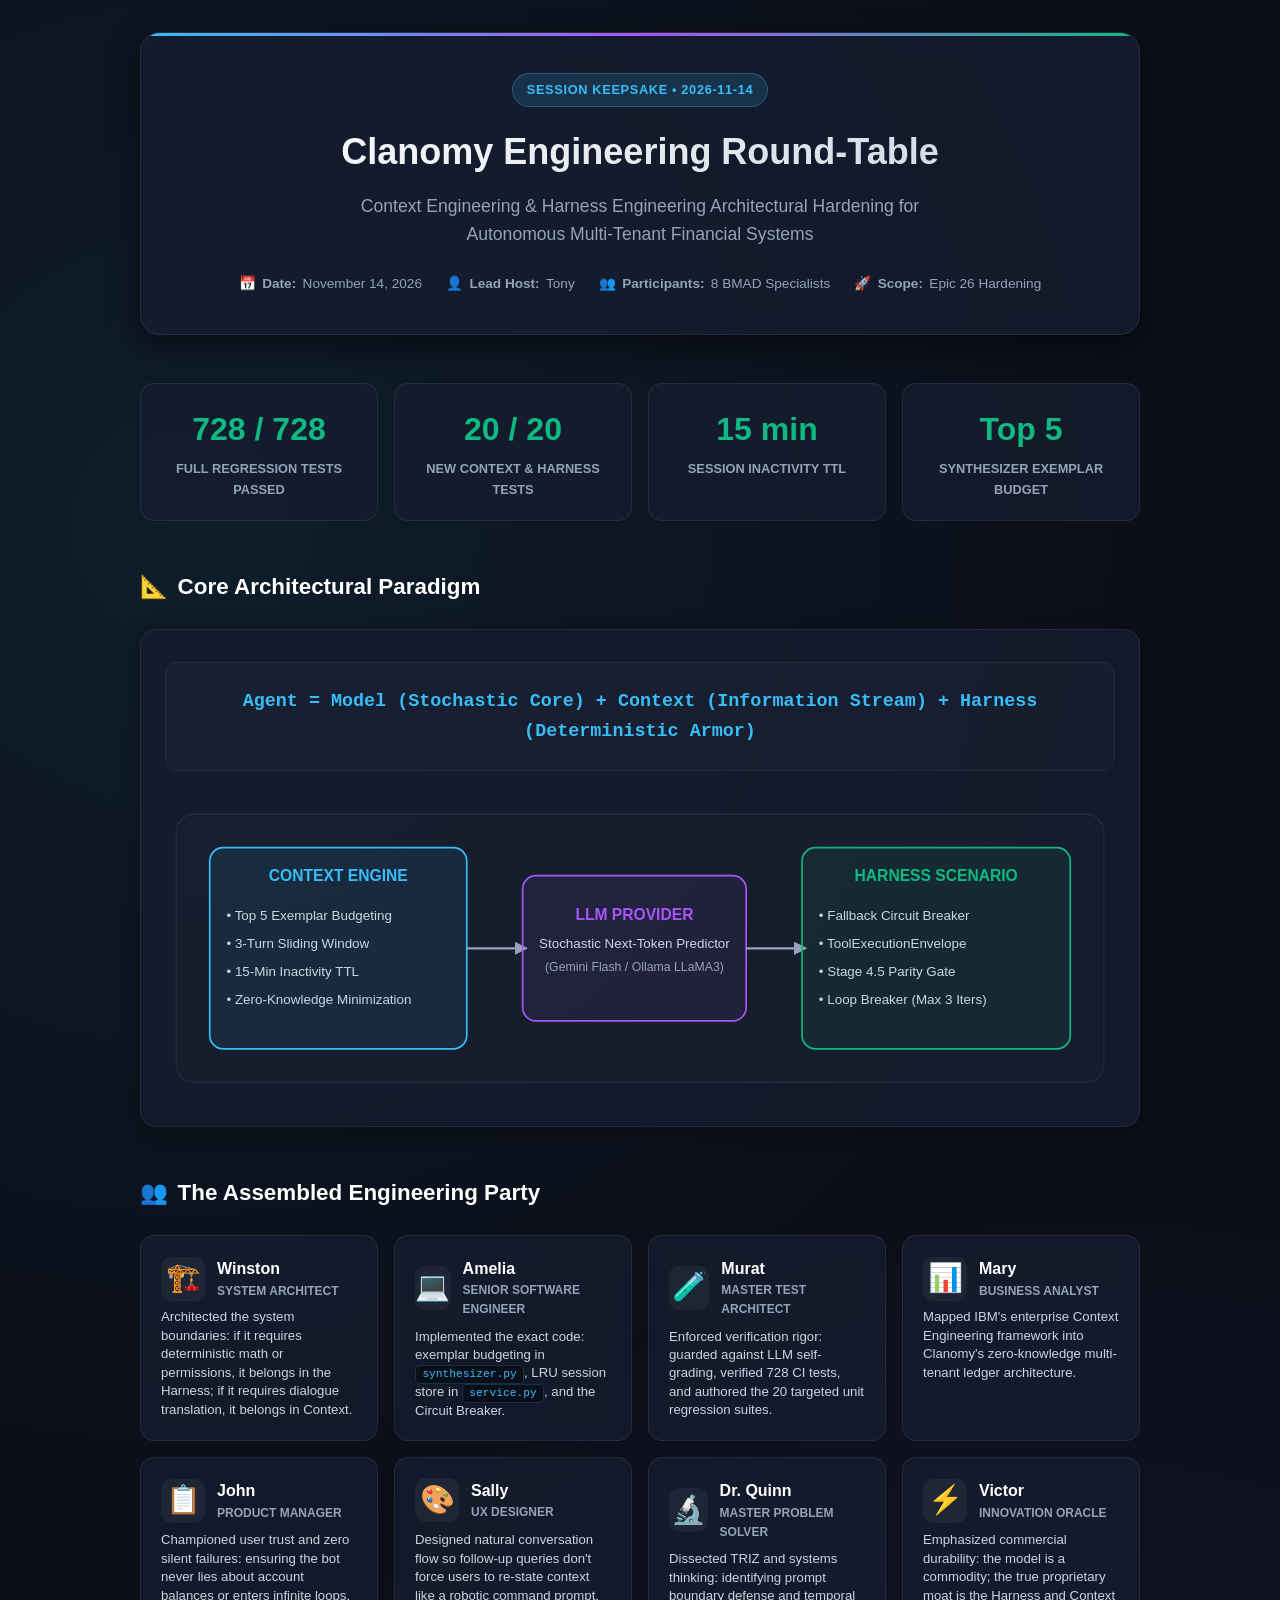
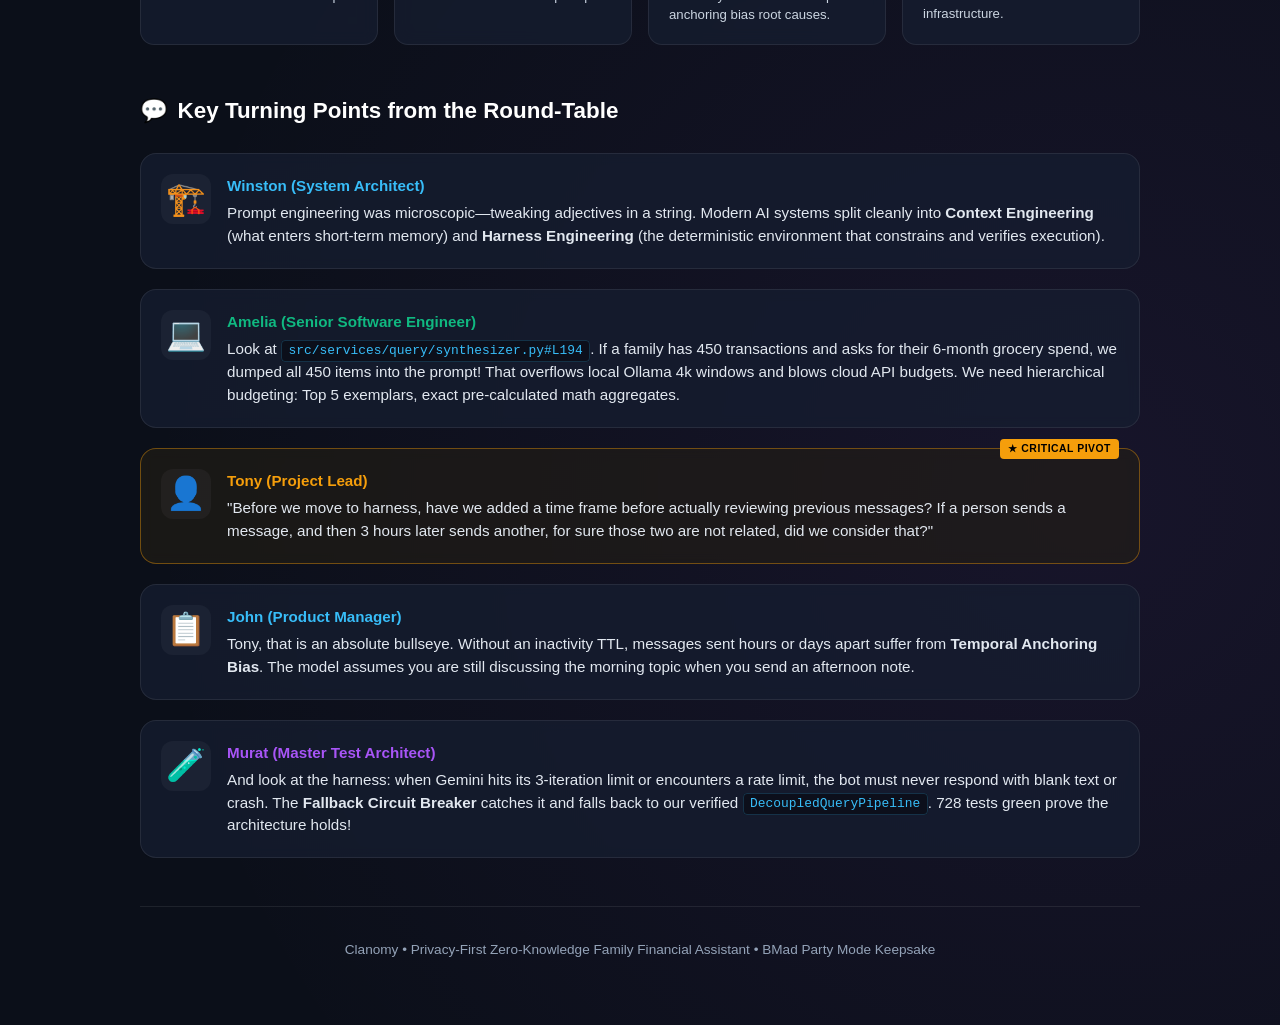
<file: _bmad-output/party-mode/2026-11-14-context-and-harness-engineering.html>
<!DOCTYPE html>
<html lang="en">
<head>
  <meta charset="UTF-8">
  <meta name="viewport" content="width=device-width, initial-scale=1.0">
  <title>Clanomy Engineering Round-Table: Context & Harness Engineering</title>
  <style>
    :root {
      --bg: #0b0f19;
      --card-bg: rgba(22, 30, 49, 0.75);
      --card-border: rgba(255, 255, 255, 0.08);
      --accent-blue: #38bdf8;
      --accent-emerald: #10b981;
      --accent-purple: #a855f7;
      --accent-amber: #f59e0b;
      --accent-rose: #f43f5e;
      --text-main: #f1f5f9;
      --text-muted: #94a3b8;
      --glow: rgba(56, 189, 248, 0.15);
    }
    * {
      box-sizing: border-box;
      margin: 0;
      padding: 0;
    }
    body {
      font-family: -apple-system, BlinkMacSystemFont, "Segoe UI", Roboto, Helvetica, Arial, sans-serif;
      background: var(--bg);
      color: var(--text-main);
      line-height: 1.6;
      padding: 2rem 1rem;
      min-height: 100vh;
      overflow-x: hidden;
      background-image: 
        radial-gradient(circle at 15% 20%, rgba(56, 189, 248, 0.08) 0%, transparent 40%),
        radial-gradient(circle at 85% 80%, rgba(168, 85, 247, 0.08) 0%, transparent 40%);
    }
    .container {
      max-width: 1000px;
      margin: 0 auto;
    }
    header {
      text-align: center;
      margin-bottom: 3rem;
      padding: 2.5rem 1.5rem;
      background: var(--card-bg);
      border: 1px solid var(--card-border);
      border-radius: 20px;
      backdrop-filter: blur(12px);
      box-shadow: 0 10px 30px rgba(0, 0, 0, 0.5);
      position: relative;
      overflow: hidden;
    }
    header::after {
      content: '';
      position: absolute;
      top: 0;
      left: 0;
      right: 0;
      height: 3px;
      background: linear-gradient(90deg, var(--accent-blue), var(--accent-purple), var(--accent-emerald));
    }
    .badge {
      display: inline-block;
      padding: 0.35rem 0.85rem;
      border-radius: 9999px;
      font-size: 0.8rem;
      font-weight: 700;
      text-transform: uppercase;
      letter-spacing: 0.05em;
      background: rgba(56, 189, 248, 0.15);
      color: var(--accent-blue);
      border: 1px solid rgba(56, 189, 248, 0.3);
      margin-bottom: 1rem;
    }
    h1 {
      font-size: 2.25rem;
      font-weight: 800;
      margin-bottom: 0.75rem;
      background: linear-gradient(135deg, #fff 0%, #cbd5e1 100%);
      -webkit-background-clip: text;
      -webkit-text-fill-color: transparent;
    }
    .subtitle {
      color: var(--text-muted);
      font-size: 1.1rem;
      max-width: 650px;
      margin: 0 auto;
    }
    .meta-bar {
      display: flex;
      justify-content: center;
      gap: 1.5rem;
      margin-top: 1.5rem;
      font-size: 0.85rem;
      color: var(--text-muted);
      flex-wrap: wrap;
    }
    .meta-item {
      display: flex;
      align-items: center;
      gap: 0.4rem;
    }

    /* Roster Grid */
    .section-title {
      font-size: 1.4rem;
      font-weight: 700;
      margin-bottom: 1.5rem;
      display: flex;
      align-items: center;
      gap: 0.6rem;
      color: #fff;
    }
    .roster-grid {
      display: grid;
      grid-template-columns: repeat(auto-fill, minmax(220px, 1fr));
      gap: 1rem;
      margin-bottom: 3rem;
    }
    .roster-card {
      background: var(--card-bg);
      border: 1px solid var(--card-border);
      border-radius: 14px;
      padding: 1.25rem;
      backdrop-filter: blur(8px);
      transition: transform 0.2s ease, border-color 0.2s ease;
    }
    .roster-card:hover {
      transform: translateY(-3px);
      border-color: rgba(56, 189, 248, 0.35);
    }
    .roster-header {
      display: flex;
      align-items: center;
      gap: 0.75rem;
      margin-bottom: 0.5rem;
    }
    .roster-icon {
      font-size: 1.75rem;
      background: rgba(255, 255, 255, 0.05);
      width: 44px;
      height: 44px;
      display: flex;
      align-items: center;
      justify-content: center;
      border-radius: 10px;
    }
    .roster-name {
      font-weight: 700;
      font-size: 1rem;
      color: #fff;
    }
    .roster-role {
      font-size: 0.75rem;
      color: var(--text-muted);
      text-transform: uppercase;
      font-weight: 600;
    }
    .roster-impact {
      font-size: 0.825rem;
      color: #cbd5e1;
      margin-top: 0.5rem;
      line-height: 1.4;
    }

    /* Architecture Visuals */
    .diagram-container {
      background: var(--card-bg);
      border: 1px solid var(--card-border);
      border-radius: 16px;
      padding: 2rem 1.5rem;
      margin-bottom: 3rem;
      box-shadow: 0 4px 20px rgba(0, 0, 0, 0.3);
    }
    .formula-banner {
      text-align: center;
      padding: 1.5rem;
      background: rgba(255, 255, 255, 0.02);
      border-radius: 12px;
      border: 1px solid rgba(255, 255, 255, 0.05);
      margin-bottom: 2rem;
      font-family: ui-monospace, SFMono-Regular, Menlo, Monaco, Consolas, monospace;
      font-size: 1.15rem;
      font-weight: 700;
      color: var(--accent-blue);
    }
    .svg-wrapper {
      width: 100%;
      display: flex;
      justify-content: center;
    }
    svg {
      max-width: 100%;
      height: auto;
    }

    /* Conversation Moments */
    .chat-timeline {
      display: flex;
      flex-direction: column;
      gap: 1.25rem;
      margin-bottom: 3rem;
    }
    .turn {
      display: flex;
      gap: 1rem;
      background: var(--card-bg);
      border: 1px solid var(--card-border);
      border-radius: 16px;
      padding: 1.25rem;
      backdrop-filter: blur(6px);
      position: relative;
    }
    .turn.highlight {
      border-color: rgba(245, 158, 11, 0.4);
      background: rgba(35, 30, 20, 0.6);
    }
    .turn.highlight::before {
      content: '★ CRITICAL PIVOT';
      position: absolute;
      top: -10px;
      right: 20px;
      background: var(--accent-amber);
      color: #000;
      font-size: 0.65rem;
      font-weight: 800;
      padding: 2px 8px;
      border-radius: 4px;
      letter-spacing: 0.05em;
    }
    .turn-avatar {
      font-size: 2rem;
      flex-shrink: 0;
      width: 50px;
      height: 50px;
      background: rgba(255, 255, 255, 0.04);
      border-radius: 12px;
      display: flex;
      align-items: center;
      justify-content: center;
    }
    .turn-body {
      flex-grow: 1;
    }
    .turn-speaker {
      font-weight: 700;
      font-size: 0.95rem;
      color: var(--accent-blue);
      margin-bottom: 0.25rem;
    }
    .turn-speaker.tony {
      color: var(--accent-amber);
    }
    .turn-speaker.amelia {
      color: var(--accent-emerald);
    }
    .turn-speaker.murat {
      color: var(--accent-purple);
    }
    .turn-text {
      color: #e2e8f0;
      font-size: 0.95rem;
      line-height: 1.5;
    }
    .code-chip {
      background: rgba(0, 0, 0, 0.4);
      padding: 0.15rem 0.4rem;
      border-radius: 4px;
      font-family: monospace;
      font-size: 0.85em;
      color: var(--accent-blue);
      border: 1px solid rgba(56, 189, 248, 0.2);
    }

    /* Scorecard / Stats */
    .stats-grid {
      display: grid;
      grid-template-columns: repeat(auto-fit, minmax(200px, 1fr));
      gap: 1rem;
      margin-bottom: 3rem;
    }
    .stat-card {
      background: var(--card-bg);
      border: 1px solid var(--card-border);
      border-radius: 14px;
      padding: 1.25rem;
      text-align: center;
    }
    .stat-value {
      font-size: 2rem;
      font-weight: 800;
      color: var(--accent-emerald);
      margin-bottom: 0.25rem;
    }
    .stat-label {
      font-size: 0.8rem;
      text-transform: uppercase;
      font-weight: 700;
      color: var(--text-muted);
    }

    footer {
      text-align: center;
      padding: 2rem;
      color: var(--text-muted);
      font-size: 0.85rem;
      border-top: 1px solid var(--card-border);
    }
  </style>
</head>
<body>

  <div class="container">

    <!-- Header -->
    <header>
      <div class="badge">Session Keepsake • 2026-11-14</div>
      <h1>Clanomy Engineering Round-Table</h1>
      <p class="subtitle">Context Engineering & Harness Engineering Architectural Hardening for Autonomous Multi-Tenant Financial Systems</p>
      
      <div class="meta-bar">
        <div class="meta-item"><span>📅</span> <strong>Date:</strong> November 14, 2026</div>
        <div class="meta-item"><span>👤</span> <strong>Lead Host:</strong> Tony</div>
        <div class="meta-item"><span>👥</span> <strong>Participants:</strong> 8 BMAD Specialists</div>
        <div class="meta-item"><span>🚀</span> <strong>Scope:</strong> Epic 26 Hardening</div>
      </div>
    </header>

    <!-- Scorecard -->
    <div class="stats-grid">
      <div class="stat-card">
        <div class="stat-value">728 / 728</div>
        <div class="stat-label">Full Regression Tests Passed</div>
      </div>
      <div class="stat-card">
        <div class="stat-value">20 / 20</div>
        <div class="stat-label">New Context & Harness Tests</div>
      </div>
      <div class="stat-card">
        <div class="stat-value">15 min</div>
        <div class="stat-label">Session Inactivity TTL</div>
      </div>
      <div class="stat-card">
        <div class="stat-value">Top 5</div>
        <div class="stat-label">Synthesizer Exemplar Budget</div>
      </div>
    </div>

    <!-- The Architectural Formula & Visuals -->
    <div class="section-title"><span>📐</span> Core Architectural Paradigm</div>
    <div class="diagram-container">
      <div class="formula-banner">
        Agent = Model (Stochastic Core) + Context (Information Stream) + Harness (Deterministic Armor)
      </div>

      <div class="svg-wrapper">
        <svg viewBox="0 0 850 260" xmlns="http://www.w3.org/2000/svg">
          <!-- Background Grid / Bounds -->
          <rect x="10" y="10" width="830" height="240" rx="16" fill="rgba(255,255,255,0.01)" stroke="rgba(255,255,255,0.08)" stroke-width="1"/>

          <!-- Context Engineering Box -->
          <rect x="40" y="40" width="230" height="180" rx="12" fill="rgba(56, 189, 248, 0.08)" stroke="#38bdf8" stroke-width="1.5"/>
          <text x="155" y="70" fill="#38bdf8" font-size="14" font-weight="700" text-anchor="middle">CONTEXT ENGINE</text>
          <text x="55" y="105" fill="#cbd5e1" font-size="12">• Top 5 Exemplar Budgeting</text>
          <text x="55" y="130" fill="#cbd5e1" font-size="12">• 3-Turn Sliding Window</text>
          <text x="55" y="155" fill="#cbd5e1" font-size="12">• 15-Min Inactivity TTL</text>
          <text x="55" y="180" fill="#cbd5e1" font-size="12">• Zero-Knowledge Minimization</text>

          <!-- Arrow to Model -->
          <path d="M 270 130 L 320 130" stroke="#94a3b8" stroke-width="2" marker-end="url(#arrow)"/>

          <!-- Model Box -->
          <rect x="320" y="65" width="200" height="130" rx="12" fill="rgba(168, 85, 247, 0.08)" stroke="#a855f7" stroke-width="1.5"/>
          <text x="420" y="105" fill="#a855f7" font-size="14" font-weight="700" text-anchor="middle">LLM PROVIDER</text>
          <text x="420" y="130" fill="#cbd5e1" font-size="12" text-anchor="middle">Stochastic Next-Token Predictor</text>
          <text x="420" y="150" fill="#94a3b8" font-size="11" text-anchor="middle">(Gemini Flash / Ollama LLaMA3)</text>

          <!-- Arrow to Harness -->
          <path d="M 520 130 L 570 130" stroke="#94a3b8" stroke-width="2" marker-end="url(#arrow)"/>

          <!-- Harness Engineering Box -->
          <rect x="570" y="40" width="240" height="180" rx="12" fill="rgba(16, 185, 129, 0.08)" stroke="#10b981" stroke-width="1.5"/>
          <text x="690" y="70" fill="#10b981" font-size="14" font-weight="700" text-anchor="middle">HARNESS SCENARIO</text>
          <text x="585" y="105" fill="#cbd5e1" font-size="12">• Fallback Circuit Breaker</text>
          <text x="585" y="130" fill="#cbd5e1" font-size="12">• ToolExecutionEnvelope</text>
          <text x="585" y="155" fill="#cbd5e1" font-size="12">• Stage 4.5 Parity Gate</text>
          <text x="585" y="180" fill="#cbd5e1" font-size="12">• Loop Breaker (Max 3 Iters)</text>

          <!-- Marker Definition -->
          <defs>
            <marker id="arrow" viewBox="0 0 10 10" refX="6" refY="5" markerWidth="6" markerHeight="6" orient="auto-start-reverse">
              <path d="M 0 0 L 10 5 L 0 10 z" fill="#94a3b8"/>
            </marker>
          </defs>
        </svg>
      </div>
    </div>

    <!-- The Team Roster -->
    <div class="section-title"><span>👥</span> The Assembled Engineering Party</div>
    <div class="roster-grid">
      <div class="roster-card">
        <div class="roster-header">
          <div class="roster-icon">🏗️</div>
          <div>
            <div class="roster-name">Winston</div>
            <div class="roster-role">System Architect</div>
          </div>
        </div>
        <div class="roster-impact">Architected the system boundaries: if it requires deterministic math or permissions, it belongs in the Harness; if it requires dialogue translation, it belongs in Context.</div>
      </div>

      <div class="roster-card">
        <div class="roster-header">
          <div class="roster-icon">💻</div>
          <div>
            <div class="roster-name">Amelia</div>
            <div class="roster-role">Senior Software Engineer</div>
          </div>
        </div>
        <div class="roster-impact">Implemented the exact code: exemplar budgeting in <span class="code-chip">synthesizer.py</span>, LRU session store in <span class="code-chip">service.py</span>, and the Circuit Breaker.</div>
      </div>

      <div class="roster-card">
        <div class="roster-header">
          <div class="roster-icon">🧪</div>
          <div>
            <div class="roster-name">Murat</div>
            <div class="roster-role">Master Test Architect</div>
          </div>
        </div>
        <div class="roster-impact">Enforced verification rigor: guarded against LLM self-grading, verified 728 CI tests, and authored the 20 targeted unit regression suites.</div>
      </div>

      <div class="roster-card">
        <div class="roster-header">
          <div class="roster-icon">📊</div>
          <div>
            <div class="roster-name">Mary</div>
            <div class="roster-role">Business Analyst</div>
          </div>
        </div>
        <div class="roster-impact">Mapped IBM's enterprise Context Engineering framework into Clanomy's zero-knowledge multi-tenant ledger architecture.</div>
      </div>

      <div class="roster-card">
        <div class="roster-header">
          <div class="roster-icon">📋</div>
          <div>
            <div class="roster-name">John</div>
            <div class="roster-role">Product Manager</div>
          </div>
        </div>
        <div class="roster-impact">Championed user trust and zero silent failures: ensuring the bot never lies about account balances or enters infinite loops.</div>
      </div>

      <div class="roster-card">
        <div class="roster-header">
          <div class="roster-icon">🎨</div>
          <div>
            <div class="roster-name">Sally</div>
            <div class="roster-role">UX Designer</div>
          </div>
        </div>
        <div class="roster-impact">Designed natural conversation flow so follow-up queries don't force users to re-state context like a robotic command prompt.</div>
      </div>

      <div class="roster-card">
        <div class="roster-header">
          <div class="roster-icon">🔬</div>
          <div>
            <div class="roster-name">Dr. Quinn</div>
            <div class="roster-role">Master Problem Solver</div>
          </div>
        </div>
        <div class="roster-impact">Dissected TRIZ and systems thinking: identifying prompt boundary defense and temporal anchoring bias root causes.</div>
      </div>

      <div class="roster-card">
        <div class="roster-header">
          <div class="roster-icon">⚡</div>
          <div>
            <div class="roster-name">Victor</div>
            <div class="roster-role">Innovation Oracle</div>
          </div>
        </div>
        <div class="roster-impact">Emphasized commercial durability: the model is a commodity; the true proprietary moat is the Harness and Context infrastructure.</div>
      </div>
    </div>

    <!-- Iconic Conversation Turns -->
    <div class="section-title"><span>💬</span> Key Turning Points from the Round-Table</div>
    <div class="chat-timeline">
      <div class="turn">
        <div class="turn-avatar">🏗️</div>
        <div class="turn-body">
          <div class="turn-speaker">Winston (System Architect)</div>
          <div class="turn-text">Prompt engineering was microscopic—tweaking adjectives in a string. Modern AI systems split cleanly into <strong>Context Engineering</strong> (what enters short-term memory) and <strong>Harness Engineering</strong> (the deterministic environment that constrains and verifies execution).</div>
        </div>
      </div>

      <div class="turn">
        <div class="turn-avatar">💻</div>
        <div class="turn-body">
          <div class="turn-speaker amelia">Amelia (Senior Software Engineer)</div>
          <div class="turn-text">Look at <span class="code-chip">src/services/query/synthesizer.py#L194</span>. If a family has 450 transactions and asks for their 6-month grocery spend, we dumped all 450 items into the prompt! That overflows local Ollama 4k windows and blows cloud API budgets. We need hierarchical budgeting: Top 5 exemplars, exact pre-calculated math aggregates.</div>
        </div>
      </div>

      <div class="turn highlight">
        <div class="turn-avatar">👤</div>
        <div class="turn-body">
          <div class="turn-speaker tony">Tony (Project Lead)</div>
          <div class="turn-text">"Before we move to harness, have we added a time frame before actually reviewing previous messages? If a person sends a message, and then 3 hours later sends another, for sure those two are not related, did we consider that?"</div>
        </div>
      </div>

      <div class="turn">
        <div class="turn-avatar">📋</div>
        <div class="turn-body">
          <div class="turn-speaker">John (Product Manager)</div>
          <div class="turn-text">Tony, that is an absolute bullseye. Without an inactivity TTL, messages sent hours or days apart suffer from <strong>Temporal Anchoring Bias</strong>. The model assumes you are still discussing the morning topic when you send an afternoon note.</div>
        </div>
      </div>

      <div class="turn">
        <div class="turn-avatar">🧪</div>
        <div class="turn-body">
          <div class="turn-speaker murat">Murat (Master Test Architect)</div>
          <div class="turn-text">And look at the harness: when Gemini hits its 3-iteration limit or encounters a rate limit, the bot must never respond with blank text or crash. The <strong>Fallback Circuit Breaker</strong> catches it and falls back to our verified <span class="code-chip">DecoupledQueryPipeline</span>. 728 tests green prove the architecture holds!</div>
        </div>
      </div>
    </div>

    <!-- Footer -->
    <footer>
      Clanomy • Privacy-First Zero-Knowledge Family Financial Assistant • BMad Party Mode Keepsake
    </footer>

  </div>

</body>
</html>
</file>
<file: landing/styles.css>
/* ==============================================================================
   Clanomy — Cyber-Mint & Champagne Gold Design System (Vanilla CSS)
   Art Direction: Sally (UX Designer) based on the official Clanomy Shield & Coin logo
   ============================================================================== */

:root {
  /* Core Brand Colors (Extracted from Clanomy Shield & Coin Badge) */
  --bg-primary: #050811;           /* Deep Obsidian */
  --bg-secondary: #090e1a;         /* Cyber Slate */
  --bg-card: rgba(14, 21, 37, 0.72);
  --bg-card-hover: rgba(20, 31, 54, 0.88);
  --bg-glass: rgba(0, 245, 196, 0.03);
  
  --border-subtle: rgba(255, 255, 255, 0.08);
  --border-cyan: rgba(0, 245, 196, 0.25);
  --border-cyan-glow: rgba(0, 245, 196, 0.5);

  --text-primary: #f8fafc;
  --text-secondary: #94a3b8;
  --text-muted: #64748b;

  /* Neon Mint-Cyan Accents (from the outer glowing ring & shield edges) */
  --accent-primary: #00f5c4;
  --accent-primary-hover: #05e2a9;
  --accent-secondary: #06d6a0;
  --accent-gradient: linear-gradient(135deg, #00f5c4 0%, #06d6a0 100%);
  --accent-gradient-glow: linear-gradient(135deg, rgba(0, 245, 196, 0.35) 0%, rgba(6, 214, 160, 0.35) 100%);

  /* Champagne Gold Accents (from the central Clanomy coin medallion) */
  --gold-accent: #e5c769;
  --gold-accent-hover: #f3d882;
  --gold-gradient: linear-gradient(135deg, #e5c769 0%, #c99f36 100%);
  --gold-glow: 0 0 25px rgba(229, 199, 105, 0.3);

  /* Typography */
  --font-main: 'Inter', -apple-system, BlinkMacSystemFont, 'Segoe UI', Roboto, sans-serif;
  --font-heading: 'Outfit', 'Inter', -apple-system, sans-serif;

  /* Shadows & Radius */
  --radius-sm: 8px;
  --radius-md: 14px;
  --radius-lg: 20px;
  --radius-xl: 28px;
  --shadow-sm: 0 4px 12px rgba(0, 0, 0, 0.35);
  --shadow-glow: 0 0 35px rgba(0, 245, 196, 0.22);
  --shadow-glow-lg: 0 0 60px rgba(0, 245, 196, 0.3);
  --shadow-card: 0 10px 30px -5px rgba(0, 0, 0, 0.5);

  /* Layout & Transitions */
  --max-width: 1380px;
  --transition-fast: 0.2s cubic-bezier(0.4, 0, 0.2, 1);
  --transition-smooth: 0.35s cubic-bezier(0.16, 1, 0.3, 1);
}

/* Reset & Base */
* {
  margin: 0;
  padding: 0;
  box-sizing: border-box;
}

html {
  scroll-behavior: smooth;
  font-size: 16px;
}

body {
  font-family: var(--font-main);
  background-color: var(--bg-primary);
  color: var(--text-primary);
  line-height: 1.6;
  overflow-x: hidden;
  background-image: 
    radial-gradient(circle at 18% 12%, rgba(0, 245, 196, 0.1) 0%, transparent 42%),
    radial-gradient(circle at 82% 28%, rgba(229, 199, 105, 0.07) 0%, transparent 45%),
    radial-gradient(circle at 50% 75%, rgba(6, 214, 160, 0.08) 0%, transparent 50%);
  background-attachment: fixed;
}

.container {
  width: 100%;
  max-width: var(--max-width);
  margin: 0 auto;
  padding: 0 clamp(1.25rem, 3.2vw, 2.5rem);
}

/* Typography */
h1, h2, h3, h4, h5, h6 {
  font-family: var(--font-heading);
  color: var(--text-primary);
  line-height: 1.22;
  font-weight: 700;
}

p {
  color: var(--text-secondary);
}

a {
  color: var(--accent-primary);
  text-decoration: none;
  transition: color var(--transition-fast);
}

a:hover {
  color: #79ffe1;
}

code {
  font-family: ui-monospace, SFMono-Regular, Menlo, Monaco, Consolas, monospace;
  background: rgba(0, 245, 196, 0.08);
  border: 1px solid rgba(0, 245, 196, 0.15);
  padding: 0.2rem 0.45rem;
  border-radius: 4px;
  font-size: 0.88em;
  color: #79ffe1;
}

/* Badges */
.badge {
  display: inline-flex;
  align-items: center;
  gap: 0.5rem;
  padding: 0.4rem 1.1rem;
  background: rgba(0, 245, 196, 0.08);
  border: 1px solid var(--border-cyan);
  border-radius: 9999px;
  font-size: 0.85rem;
  font-weight: 600;
  color: var(--accent-primary);
  margin-bottom: 1rem;
}

.badge-gold {
  background: rgba(229, 199, 105, 0.1);
  border-color: rgba(229, 199, 105, 0.35);
  color: var(--gold-accent);
}

.badge-dot {
  width: 8px;
  height: 8px;
  border-radius: 50%;
  background-color: var(--accent-primary);
  box-shadow: 0 0 10px var(--accent-primary);
  animation: pulse-dot 2s infinite;
}

@keyframes pulse-dot {
  0%, 100% { opacity: 1; transform: scale(1); }
  50% { opacity: 0.45; transform: scale(0.8); }
}

/* Buttons */
.btn {
  display: inline-flex;
  align-items: center;
  justify-content: center;
  gap: 0.6rem;
  padding: 0.75rem 1.5rem;
  font-size: 0.95rem;
  font-weight: 600;
  border-radius: var(--radius-md);
  border: 1px solid transparent;
  cursor: pointer;
  transition: all var(--transition-smooth);
  text-decoration: none;
}

.btn-primary {
  background: var(--accent-gradient);
  color: #050811 !important;
  font-weight: 700;
  box-shadow: 0 4px 20px rgba(0, 245, 196, 0.35);
}

.btn-primary:hover {
  transform: translateY(-2px);
  box-shadow: 0 8px 30px rgba(0, 245, 196, 0.55);
  filter: brightness(1.06);
}

.btn-secondary {
  background: rgba(255, 255, 255, 0.04);
  border-color: var(--border-subtle);
  color: var(--text-primary) !important;
  backdrop-filter: blur(10px);
}

.btn-secondary:hover {
  background: rgba(0, 245, 196, 0.08);
  border-color: var(--border-cyan);
  color: var(--accent-primary) !important;
  transform: translateY(-2px);
}

.btn-gold {
  background: var(--gold-gradient);
  color: #050811 !important;
  font-weight: 700;
  box-shadow: 0 4px 18px rgba(229, 199, 105, 0.3);
}

.btn-gold:hover {
  transform: translateY(-2px);
  box-shadow: 0 8px 25px rgba(229, 199, 105, 0.5);
  filter: brightness(1.08);
}

.btn-kofi {
  background: linear-gradient(135deg, #ff5e5b 0%, #ff7f66 100%);
  color: #ffffff !important;
  font-weight: 700;
  box-shadow: 0 4px 18px rgba(255, 94, 91, 0.35);
  border: 1px solid rgba(255, 255, 255, 0.2);
}

.btn-kofi:hover {
  transform: translateY(-2px);
  box-shadow: 0 8px 25px rgba(255, 94, 91, 0.55);
  filter: brightness(1.08);
  color: #ffffff !important;
}

.btn-sm {
  padding: 0.45rem 1rem;
  font-size: 0.85rem;
  border-radius: var(--radius-sm);
}

.kofi-icon {
  width: 18px;
  height: 18px;
  vertical-align: middle;
}

.btn-lg {
  padding: 0.95rem 2.2rem;
  font-size: 1.05rem;
  border-radius: var(--radius-md);
}

.btn-block {
  width: 100%;
}

.telegram-icon {
  width: 20px;
  height: 20px;
}

/* Header & Navigation */
.header {
  position: sticky;
  top: 0;
  z-index: 100;
  background: rgba(5, 8, 17, 0.82);
  backdrop-filter: blur(18px);
  border-bottom: 1px solid var(--border-subtle);
  padding: 0.85rem 0;
}

.nav-container {
  display: flex;
  align-items: center;
  justify-content: space-between;
  gap: 1.5rem;
}

.logo {
  display: flex;
  align-items: center;
  gap: 0.75rem;
  text-decoration: none;
  flex-shrink: 0;
}

.logo-img {
  width: 38px;
  height: 38px;
  border-radius: 50%;
  border: 1.5px solid var(--accent-primary);
  box-shadow: 0 0 15px rgba(0, 245, 196, 0.4);
  object-fit: cover;
  transition: transform var(--transition-fast);
}

.logo:hover .logo-img {
  transform: rotate(15deg) scale(1.05);
}

.logo-text {
  font-family: var(--font-heading);
  font-size: 1.45rem;
  font-weight: 800;
  background: linear-gradient(135deg, #ffffff 0%, #c9d5ea 60%, var(--accent-primary) 100%);
  -webkit-background-clip: text;
  -webkit-text-fill-color: transparent;
  white-space: nowrap;
}

.nav-links {
  display: flex;
  align-items: center;
  gap: clamp(0.5rem, 1.3vw, 1.4rem);
  flex-shrink: 1;
}

.nav-link {
  color: var(--text-secondary);
  font-weight: 500;
  font-size: 0.88rem;
  white-space: nowrap;
  transition: color var(--transition-fast);
}

.nav-link:hover {
  color: var(--accent-primary);
}

.nav-cta {
  display: flex;
  align-items: center;
  gap: 0.75rem;
  flex-shrink: 0;
}

#header-telegram-btn {
  white-space: nowrap;
  flex-shrink: 0;
  padding: 0.6rem 1.15rem;
  font-size: 0.88rem;
}

/* Bilingual Language Switcher */
.lang-switch {
  display: inline-flex;
  align-items: center;
  background: rgba(14, 21, 37, 0.95);
  border: 1px solid var(--border-cyan);
  border-radius: 9999px;
  padding: 3px;
  backdrop-filter: blur(12px);
  box-shadow: 0 2px 10px rgba(0, 0, 0, 0.4);
  flex-shrink: 0;
}

.lang-btn {
  display: inline-flex;
  align-items: center;
  justify-content: center;
  background: transparent;
  border: none;
  color: var(--text-muted);
  padding: 0.32rem 0.65rem;
  border-radius: 9999px;
  font-size: 0.78rem;
  font-weight: 700;
  cursor: pointer;
  transition: all var(--transition-fast);
  letter-spacing: 0.05em;
  font-family: var(--font-main);
  min-width: 32px;
}

.lang-btn:hover {
  color: var(--text-primary);
}

.lang-btn.active {
  background: var(--accent-gradient);
  color: #050811;
  box-shadow: 0 2px 8px rgba(0, 245, 196, 0.45);
  font-weight: 800;
}

/* Hero Section */
.hero-section {
  padding: clamp(3.5rem, 5.5vw, 5.5rem) 0 clamp(3rem, 4.5vw, 4.5rem);
  position: relative;
  overflow: hidden;
}

.hero-container {
  display: grid;
  grid-template-columns: 1fr;
  gap: 3rem;
  align-items: center;
  width: 100%;
}

.hero-content {
  display: flex;
  flex-direction: column;
  align-items: center;
  text-align: center;
}

.hero-title {
  font-size: clamp(2.3rem, 4.2vw, 3.65rem);
  letter-spacing: -0.035em;
  line-height: 1.15;
  margin-bottom: 1.35rem;
  background: linear-gradient(180deg, #ffffff 0%, #cbd5e1 65%, #94a3b8 100%);
  -webkit-background-clip: text;
  -webkit-text-fill-color: transparent;
}

.hero-title span {
  background: linear-gradient(135deg, #00f5c4 0%, #22d3ee 50%, #06d6a0 100%);
  -webkit-background-clip: text;
  -webkit-text-fill-color: transparent;
  display: inline;
}

.hero-subtitle {
  font-size: 1.15rem;
  line-height: 1.7;
  color: var(--text-secondary);
  max-width: 640px;
  margin-bottom: 2rem;
  text-wrap: balance;
}

.hero-actions {
  display: flex;
  gap: 1.1rem;
  flex-wrap: wrap;
  justify-content: center;
  margin-bottom: 1.1rem;
}

.hero-trial-note {
  font-size: 0.92rem;
  color: var(--accent-primary);
  font-weight: 500;
  margin-bottom: 0;
  line-height: 1.5;
}

.hero-visual {
  position: relative;
  width: 100%;
  display: flex;
  justify-content: center;
}

.hero-visual::before {
  content: '';
  position: absolute;
  top: 50%;
  left: 50%;
  transform: translate(-50%, -50%);
  width: 95%;
  height: 95%;
  background: radial-gradient(circle, rgba(0, 245, 196, 0.18) 0%, rgba(34, 211, 238, 0.08) 45%, transparent 70%);
  filter: blur(50px);
  z-index: 0;
  pointer-events: none;
}

/* Mockup Chat Card */
.mockup-card {
  position: relative;
  z-index: 1;
  width: 100%;
  max-width: 620px;
  background: var(--bg-card);
  backdrop-filter: blur(24px);
  border: 1px solid var(--border-cyan);
  border-radius: var(--radius-xl);
  box-shadow: var(--shadow-card), var(--shadow-glow);
  overflow: hidden;
  text-align: left;
  transition: transform var(--transition-smooth), border-color var(--transition-smooth);
}

.mockup-card:hover {
  transform: translateY(-4px);
  border-color: var(--border-cyan-glow);
}

@media (min-width: 1024px) {
  .hero-container {
    grid-template-columns: 1.12fr 0.88fr;
    gap: clamp(2.5rem, 3.8vw, 4.5rem);
    align-items: center;
  }

  .hero-content {
    align-items: flex-start;
    text-align: left;
  }

  .hero-title {
    text-align: left;
    font-size: clamp(2.5rem, 3.6vw, 3.75rem);
  }

  .hero-subtitle {
    text-align: left;
    margin-left: 0;
    margin-right: 0;
  }

  .hero-actions {
    justify-content: flex-start;
  }

  .hero-trial-note {
    text-align: left;
  }

  .hero-visual {
    justify-content: flex-end;
  }

  .mockup-card {
    max-width: 100%;
    margin: 0;
  }
}

.mockup-header {
  display: flex;
  align-items: center;
  justify-content: space-between;
  padding: 0.9rem 1.3rem;
  background: rgba(0, 245, 196, 0.04);
  border-bottom: 1px solid var(--border-subtle);
}

.mockup-dots {
  display: flex;
  gap: 6px;
}

.dot {
  width: 10px;
  height: 10px;
  border-radius: 50%;
}
.dot.red { background: #ef4444; }
.dot.yellow { background: #eab308; }
.dot.green { background: var(--accent-primary); box-shadow: 0 0 6px var(--accent-primary); }

.mockup-bot-name {
  font-size: 0.88rem;
  font-weight: 600;
  color: var(--text-primary);
  display: flex;
  align-items: center;
  gap: 0.4rem;
}

.mockup-badge {
  font-size: 0.72rem;
  padding: 0.15rem 0.55rem;
  background: rgba(0, 245, 196, 0.15);
  border: 1px solid rgba(0, 245, 196, 0.35);
  color: var(--accent-primary);
  border-radius: 4px;
  font-weight: 700;
  text-transform: uppercase;
  letter-spacing: 0.04em;
}

.mockup-chat {
  padding: 1.5rem;
  display: flex;
  flex-direction: column;
  gap: 1.2rem;
}

.chat-message {
  display: flex;
}

.user-msg {
  justify-content: flex-end;
}

.user-msg .msg-content {
  background: linear-gradient(135deg, #0e7490 0%, #0284c7 100%);
  color: #ffffff;
  padding: 0.75rem 1.15rem;
  border-radius: 16px 16px 4px 16px;
  font-size: 0.92rem;
  max-width: 80%;
  box-shadow: 0 4px 12px rgba(2, 132, 199, 0.3);
}

.bot-msg .msg-content {
  background: rgba(20, 29, 50, 0.85);
  border: 1px solid rgba(0, 245, 196, 0.12);
  color: var(--text-primary);
  padding: 0.9rem 1.3rem;
  border-radius: 16px 16px 16px 4px;
  font-size: 0.92rem;
  line-height: 1.65;
  max-width: 88%;
}

.msg-sub {
  display: block;
  margin-top: 0.5rem;
  color: var(--text-muted);
  font-size: 0.78rem;
  border-top: 1px solid rgba(255, 255, 255, 0.05);
  padding-top: 0.4rem;
}

/* Trust Bar */
.trust-bar {
  padding: 2.5rem 0;
  border-top: 1px solid var(--border-subtle);
  border-bottom: 1px solid var(--border-subtle);
  background: rgba(9, 14, 26, 0.5);
}

.trust-container {
  display: grid;
  grid-template-columns: repeat(auto-fit, minmax(220px, 1fr));
  gap: 1.5rem;
}

.trust-item {
  display: flex;
  align-items: center;
  gap: 1rem;
}

.trust-icon {
  font-size: 1.8rem;
  padding: 0.6rem;
  background: rgba(0, 245, 196, 0.05);
  border: 1px solid var(--border-cyan);
  border-radius: var(--radius-md);
  color: var(--accent-primary);
}

.trust-text {
  display: flex;
  flex-direction: column;
}

.trust-text strong {
  font-size: 0.92rem;
  color: var(--text-primary);
}

.trust-text span {
  font-size: 0.8rem;
  color: var(--text-muted);
}

/* Features Section */
.features-section, .how-section, .coming-soon-section, .pricing-section, .faq-section {
  padding: 5.5rem 0;
}

.section-header {
  margin-bottom: 3.5rem;
}

.text-center {
  text-align: center;
}

.section-title {
  font-size: 2.5rem;
  letter-spacing: -0.02em;
  margin-bottom: 0.8rem;
}

.section-subtitle {
  font-size: 1.15rem;
  color: var(--text-secondary);
  max-width: 650px;
  margin: 0 auto;
}

.features-grid {
  display: grid;
  grid-template-columns: 1fr;
  gap: 1.5rem;
}

@media (min-width: 600px) {
  .features-grid {
    grid-template-columns: repeat(2, 1fr);
  }
}

@media (min-width: 1024px) {
  .features-grid {
    grid-template-columns: repeat(4, 1fr);
  }
}

.feature-card {
  background: var(--bg-card);
  border: 1px solid var(--border-subtle);
  border-radius: var(--radius-lg);
  padding: 1.85rem 1.5rem;
  display: flex;
  flex-direction: column;
  transition: all var(--transition-smooth);
}

.feature-card:hover {
  background: var(--bg-card-hover);
  border-color: var(--border-cyan);
  transform: translateY(-4px);
  box-shadow: var(--shadow-glow);
}

.feature-icon {
  font-size: 2.3rem;
  margin-bottom: 1.2rem;
}

.feature-title {
  font-size: 1.3rem;
  margin-bottom: 0.6rem;
}

.feature-desc {
  font-size: 0.95rem;
  line-height: 1.65;
  color: var(--text-secondary);
}

/* Coming Soon Section (Web Studio Preview) */
.coming-soon-section {
  background: linear-gradient(180deg, rgba(9, 14, 26, 0.4) 0%, rgba(5, 8, 17, 0.9) 100%);
  border-top: 1px solid var(--border-subtle);
  border-bottom: 1px solid var(--border-subtle);
  position: relative;
  overflow: hidden;
}

.coming-soon-card {
  background: var(--bg-card);
  border: 1px solid var(--border-cyan);
  border-radius: var(--radius-xl);
  padding: 3rem;
  box-shadow: var(--shadow-card), var(--shadow-glow-lg);
  display: grid;
  grid-template-columns: 1.1fr 1fr;
  gap: 3rem;
  align-items: center;
}

.coming-soon-badge {
  display: inline-flex;
  align-items: center;
  gap: 0.5rem;
  padding: 0.4rem 1rem;
  background: rgba(229, 199, 105, 0.12);
  border: 1px solid rgba(229, 199, 105, 0.35);
  border-radius: 9999px;
  font-size: 0.85rem;
  font-weight: 700;
  color: var(--gold-accent);
  margin-bottom: 1.2rem;
}

.coming-soon-title {
  font-size: 2.3rem;
  margin-bottom: 1rem;
  line-height: 1.25;
}

.coming-soon-desc {
  font-size: 1.05rem;
  line-height: 1.7;
  color: var(--text-secondary);
  margin-bottom: 1.8rem;
}

.coming-soon-features {
  list-style: none;
  display: flex;
  flex-direction: column;
  gap: 1.15rem;
  margin-bottom: 2rem;
}

.coming-soon-features li {
  display: flex;
  align-items: flex-start;
  gap: 0.9rem;
}

.check-icon {
  display: inline-flex;
  align-items: center;
  justify-content: center;
  width: 22px;
  height: 22px;
  border-radius: 50%;
  background: rgba(0, 245, 196, 0.14);
  border: 1px solid rgba(0, 245, 196, 0.35);
  color: var(--accent-primary);
  font-size: 0.82rem;
  font-weight: 800;
  flex-shrink: 0;
  margin-top: 2px;
}

.coming-soon-features .feature-text {
  flex: 1;
  font-size: 0.96rem;
  line-height: 1.6;
  color: var(--text-secondary);
}

.coming-soon-features .feature-text strong {
  color: #ffffff;
  font-weight: 600;
  margin-right: 0.35rem;
}

.coming-soon-features code {
  background: rgba(0, 245, 196, 0.12);
  color: var(--accent-primary);
  padding: 0.12rem 0.45rem;
  border-radius: 4px;
  font-size: 0.88em;
  font-family: monospace;
  border: 1px solid rgba(0, 245, 196, 0.25);
  display: inline-block;
  vertical-align: baseline;
}

.preview-media {
  position: relative;
  border-radius: var(--radius-lg);
  overflow: hidden;
  border: 1px solid var(--border-cyan);
  box-shadow: 0 15px 40px rgba(0, 0, 0, 0.6), var(--shadow-glow);
  transition: transform var(--transition-smooth);
}

.preview-media:hover {
  transform: scale(1.02);
}

.preview-image {
  width: 100%;
  height: auto;
  display: block;
  object-fit: cover;
}

.preview-tag {
  position: absolute;
  top: 14px;
  right: 14px;
  background: rgba(5, 8, 17, 0.85);
  backdrop-filter: blur(10px);
  border: 1px solid var(--border-cyan);
  color: var(--accent-primary);
  padding: 0.3rem 0.8rem;
  border-radius: 9999px;
  font-size: 0.75rem;
  font-weight: 700;
}

/* How It Works Steps */
.steps-container {
  display: grid;
  grid-template-columns: repeat(auto-fit, minmax(280px, 1fr));
  gap: 2rem;
}

.step-card {
  position: relative;
  background: var(--bg-card);
  border: 1px solid var(--border-subtle);
  border-radius: var(--radius-lg);
  padding: 2.5rem 2rem;
  text-align: center;
  transition: all var(--transition-smooth);
}

.step-card:hover {
  border-color: var(--border-cyan);
  transform: translateY(-4px);
}

.step-number {
  width: 48px;
  height: 48px;
  background: var(--accent-gradient);
  color: #050811;
  border-radius: 50%;
  display: flex;
  align-items: center;
  justify-content: center;
  font-weight: 800;
  font-size: 1.25rem;
  margin: 0 auto 1.5rem;
  box-shadow: 0 4px 20px rgba(0, 245, 196, 0.4);
}

.step-title {
  font-size: 1.25rem;
  margin-bottom: 0.8rem;
}

.step-desc {
  font-size: 0.95rem;
}

/* Pricing Toggle */
.toggle-container {
  display: inline-flex;
  align-items: center;
  gap: 1rem;
  background: rgba(255, 255, 255, 0.03);
  border: 1px solid var(--border-cyan);
  padding: 0.45rem 1rem;
  border-radius: 9999px;
  margin-top: 1.5rem;
}

.toggle-label {
  font-size: 0.92rem;
  font-weight: 500;
  color: var(--text-muted);
  cursor: pointer;
  transition: color var(--transition-fast);
}

.toggle-label.active {
  color: var(--accent-primary);
  font-weight: 700;
}

.toggle-btn {
  position: relative;
  width: 48px;
  height: 26px;
  background: var(--accent-primary);
  border: none;
  border-radius: 9999px;
  cursor: pointer;
  padding: 2px;
}

.toggle-slider {
  position: absolute;
  top: 3px;
  left: 3px;
  width: 20px;
  height: 20px;
  background: #050811;
  border-radius: 50%;
  transition: transform var(--transition-fast);
}

.toggle-btn.annual .toggle-slider {
  transform: translateX(22px);
}

.discount-pill {
  font-size: 0.75rem;
  background: rgba(229, 199, 105, 0.18);
  color: var(--gold-accent);
  border: 1px solid rgba(229, 199, 105, 0.35);
  padding: 0.2rem 0.6rem;
  border-radius: 9999px;
  font-weight: 700;
  margin-left: 0.4rem;
}

/* Free Tier Banner */
.free-tier-banner {
  background: rgba(0, 245, 196, 0.05);
  border: 1px solid var(--border-cyan);
  border-radius: var(--radius-lg);
  padding: 1.25rem 1.75rem;
  margin: 0 auto 2.5rem;
  max-width: 960px;
  display: flex;
  align-items: center;
  gap: 1.2rem;
  text-align: left;
}

.free-tier-badge {
  background: var(--accent-gradient);
  color: #050811;
  font-size: 0.8rem;
  font-weight: 800;
  padding: 0.35rem 0.8rem;
  border-radius: 9999px;
  white-space: nowrap;
  letter-spacing: 0.02em;
}

.free-tier-text strong {
  display: block;
  color: var(--text-primary);
  font-size: 0.95rem;
  margin-bottom: 0.2rem;
}

.free-tier-text span {
  font-size: 0.88rem;
  color: var(--text-secondary);
  line-height: 1.5;
}

/* Self-Hosted Section */
.self-hosted-section {
  padding: 5.5rem 0;
  background: radial-gradient(circle at 50% 50%, rgba(229, 199, 105, 0.04) 0%, transparent 65%);
}

.self-hosted-card {
  background: var(--bg-card);
  border: 1px solid var(--border-subtle);
  border-radius: var(--radius-xl);
  padding: 3.5rem 2.5rem;
  position: relative;
  overflow: hidden;
}

.badge-gold {
  background: rgba(229, 199, 105, 0.12);
  border: 1px solid rgba(229, 199, 105, 0.3);
  color: var(--gold-accent);
}

.comparison-grid {
  display: grid;
  grid-template-columns: repeat(auto-fit, minmax(320px, 1fr));
  gap: 2rem;
  margin: 2.5rem 0 2rem;
}

.comparison-col {
  background: rgba(5, 8, 17, 0.6);
  border: 1px solid var(--border-subtle);
  border-radius: var(--radius-lg);
  padding: 2.2rem 1.8rem;
  display: flex;
  flex-direction: column;
  position: relative;
}

.comparison-col.highlighted-col {
  border-color: var(--border-cyan-glow);
  box-shadow: var(--shadow-glow);
  background: linear-gradient(180deg, rgba(14, 25, 45, 0.9) 0%, rgba(9, 14, 26, 0.9) 100%);
}

.comparison-col h3 {
  font-size: 1.4rem;
  margin-bottom: 0.4rem;
}

.comparison-price {
  font-size: 1.15rem;
  font-weight: 700;
  margin-bottom: 1.4rem;
}

.comparison-col.highlighted-col .comparison-price {
  color: var(--accent-primary);
}

.comparison-col:not(.highlighted-col) .comparison-price {
  color: var(--gold-accent);
}

.comparison-list {
  list-style: none;
  display: flex;
  flex-direction: column;
  gap: 0.75rem;
  margin-bottom: 2rem;
  flex-grow: 1;
}

.comparison-list li {
  font-size: 0.92rem;
  color: var(--text-secondary);
}

.license-note {
  background: rgba(229, 199, 105, 0.06);
  border: 1px solid rgba(229, 199, 105, 0.22);
  border-radius: var(--radius-md);
  padding: 1.1rem 1.5rem;
  font-size: 0.88rem;
  color: var(--text-secondary);
  line-height: 1.55;
  margin-top: 1.5rem;
}

.license-note b {
  color: var(--gold-accent);
}

/* Free Foundation Card (Base Layer) */
.free-foundation-card {
  background: linear-gradient(180deg, rgba(14, 25, 45, 0.8) 0%, rgba(9, 14, 26, 0.9) 100%);
  border: 1px solid var(--border-cyan);
  box-shadow: var(--shadow-glow);
  border-radius: var(--radius-xl);
  padding: 3rem 2.5rem;
  margin-bottom: 4.5rem;
  position: relative;
  text-align: center;
}

.badge-cyan {
  background: rgba(0, 245, 196, 0.12);
  border: 1px solid rgba(0, 245, 196, 0.35);
  color: var(--accent-primary);
}

.foundation-title {
  font-size: 1.9rem;
  margin: 1rem 0 0.6rem;
  color: var(--text-primary);
}

.foundation-desc {
  max-width: 720px;
  margin: 0 auto 2.2rem;
  font-size: 1.05rem;
  color: var(--text-secondary);
}

.foundation-pillars {
  display: grid;
  grid-template-columns: repeat(auto-fit, minmax(240px, 1fr));
  gap: 1.5rem;
  text-align: left;
  margin-bottom: 2.5rem;
}

.pillar-item {
  background: rgba(5, 8, 17, 0.6);
  border: 1px solid var(--border-subtle);
  border-radius: var(--radius-md);
  padding: 1.4rem 1.2rem;
  display: flex;
  align-items: flex-start;
  gap: 0.9rem;
  transition: border-color var(--transition-fast);
}

.pillar-item:hover {
  border-color: var(--border-cyan);
}

.pillar-icon {
  font-size: 1.6rem;
  line-height: 1;
}

.pillar-content h4 {
  font-size: 1rem;
  color: var(--text-primary);
  margin-bottom: 0.3rem;
}

.pillar-content p {
  font-size: 0.88rem;
  color: var(--text-secondary);
  line-height: 1.45;
}

.foundation-action {
  display: flex;
  justify-content: center;
}

/* Pro Header */
.pro-header {
  margin-bottom: 2.5rem;
}

.pro-title {
  font-size: 2.1rem;
  margin: 0.8rem 0 0.4rem;
}

.pro-subtitle {
  color: var(--text-secondary);
  font-size: 1.05rem;
  margin-bottom: 2rem;
}

/* Pricing Grid (3 Pro Upgrade Cards) */
.pricing-grid {
  display: grid;
  grid-template-columns: repeat(auto-fit, minmax(250px, 1fr));
  gap: 1.5rem;
  align-items: stretch;
  margin-bottom: 2.5rem;
}

@media (min-width: 1080px) {
  .pricing-grid {
    grid-template-columns: repeat(4, 1fr);
  }
}

/* Roadmap Ribbon */
.roadmap-ribbon {
  background: rgba(14, 21, 37, 0.7);
  border: 1px solid rgba(255, 255, 255, 0.08);
  border-radius: var(--radius-lg);
  padding: 1.1rem 1.6rem;
  margin: 0 auto 3rem;
  display: flex;
  align-items: center;
  justify-content: space-between;
  gap: 1rem;
  flex-wrap: wrap;
}

.roadmap-badge {
  background: rgba(229, 199, 105, 0.15);
  color: var(--gold-accent);
  border: 1px solid rgba(229, 199, 105, 0.3);
  font-size: 0.78rem;
  font-weight: 800;
  padding: 0.25rem 0.7rem;
  border-radius: 9999px;
  text-transform: uppercase;
}

.roadmap-text {
  font-size: 0.92rem;
  color: var(--text-secondary);
  flex-grow: 1;
}

.roadmap-text b, .roadmap-text strong {
  color: var(--text-primary);
}

.roadmap-status {
  background: rgba(148, 163, 184, 0.15);
  color: #94a3b8;
  border: 1px solid rgba(148, 163, 184, 0.3);
  font-size: 0.75rem;
  font-weight: 700;
  padding: 0.3rem 0.8rem;
  border-radius: 9999px;
}

.pricing-card {
  position: relative;
  background: var(--bg-card);
  border: 1px solid var(--border-subtle);
  border-radius: var(--radius-xl);
  padding: 2.2rem 1.6rem;
  display: flex;
  flex-direction: column;
  transition: transform var(--transition-smooth), border-color var(--transition-smooth);
}

.pricing-card:hover {
  transform: translateY(-4px);
  border-color: var(--border-cyan);
}

.pricing-card.highlighted {
  border-color: var(--accent-primary);
  box-shadow: var(--shadow-glow);
  background: linear-gradient(180deg, rgba(14, 25, 45, 0.9) 0%, rgba(9, 14, 26, 0.9) 100%);
}

.pricing-card.custom-card {
  border-color: rgba(229, 199, 105, 0.25);
  background: linear-gradient(180deg, rgba(24, 22, 14, 0.75) 0%, rgba(14, 21, 37, 0.8) 100%);
}

.pricing-card.custom-card:hover {
  border-color: var(--gold-accent);
  box-shadow: var(--gold-glow);
}

.popular-tag {
  position: absolute;
  top: -12px;
  left: 50%;
  transform: translateX(-50%);
  background: var(--accent-gradient);
  color: #050811;
  font-size: 0.75rem;
  font-weight: 800;
  text-transform: uppercase;
  letter-spacing: 0.05em;
  padding: 0.35rem 0.9rem;
  border-radius: 9999px;
  box-shadow: 0 4px 15px rgba(0, 245, 196, 0.4);
}

.popular-tag.coming-soon-tag {
  background: rgba(148, 163, 184, 0.16);
  color: #94a3b8;
  border: 1px solid rgba(148, 163, 184, 0.35);
  box-shadow: none;
}

.btn-disabled {
  opacity: 0.55;
  cursor: not-allowed !important;
  pointer-events: none;
  border-color: rgba(255, 255, 255, 0.12) !important;
  background: rgba(255, 255, 255, 0.04) !important;
  color: var(--text-muted) !important;
}

.card-tier-name {
  font-family: var(--font-heading);
  font-size: 1.35rem;
  font-weight: 700;
  margin-bottom: 0.8rem;
}

.card-price {
  display: flex;
  align-items: baseline;
  gap: 0.2rem;
  margin-bottom: 1rem;
}

.card-price .currency {
  font-size: 1.6rem;
  font-weight: 600;
  color: var(--text-secondary);
}

.card-price .amount {
  font-size: 3rem;
  font-weight: 800;
  font-family: var(--font-heading);
  color: var(--text-primary);
}

.card-price .period {
  font-size: 0.95rem;
  color: var(--text-muted);
}

.card-desc {
  font-size: 0.92rem;
  margin-bottom: 1.8rem;
  min-height: 48px;
}

.card-features {
  list-style: none;
  display: flex;
  flex-direction: column;
  gap: 0.85rem;
  margin-bottom: 2.2rem;
  flex-grow: 1;
}

.card-features li {
  font-size: 0.92rem;
  color: var(--text-secondary);
}

.card-features li b {
  color: var(--text-primary);
}

/* Fulfillment Box */
.fulfillment-box {
  display: flex;
  gap: 1.2rem;
  background: rgba(0, 245, 196, 0.05);
  border: 1px solid var(--border-cyan);
  border-radius: var(--radius-lg);
  padding: 1.5rem;
  align-items: center;
}

.fulfillment-icon {
  font-size: 2rem;
  flex-shrink: 0;
}

.fulfillment-content strong {
  display: block;
  margin-bottom: 0.3rem;
  color: var(--accent-primary);
}

.fulfillment-content p {
  font-size: 0.92rem;
  color: var(--text-secondary);
  margin: 0;
}

/* Disclaimer Box */
.disclaimer-section {
  padding: 1rem 0 3rem;
}

.disclaimer-card {
  display: flex;
  gap: 1.2rem;
  background: rgba(14, 21, 37, 0.5);
  border: 1px solid var(--border-subtle);
  border-radius: var(--radius-lg);
  padding: 1.6rem;
  align-items: flex-start;
}

.disclaimer-icon {
  font-size: 1.8rem;
  flex-shrink: 0;
}

.disclaimer-text h4 {
  font-size: 1.05rem;
  margin-bottom: 0.4rem;
  color: var(--text-primary);
}

.disclaimer-text p {
  font-size: 0.88rem;
  line-height: 1.65;
  color: var(--text-muted);
  margin: 0;
}

/* FAQ Accordion */
.faq-list {
  max-width: 860px;
  margin: 0 auto;
  display: flex;
  flex-direction: column;
  gap: 1rem;
}

.faq-item {
  background: var(--bg-card);
  border: 1px solid var(--border-subtle);
  border-radius: var(--radius-md);
  overflow: hidden;
  transition: border-color var(--transition-fast);
}

.faq-item:hover {
  border-color: var(--border-cyan);
}

.faq-question {
  width: 100%;
  display: flex;
  align-items: center;
  justify-content: space-between;
  padding: 1.25rem 1.5rem;
  background: none;
  border: none;
  color: var(--text-primary);
  font-family: var(--font-heading);
  font-size: 1.05rem;
  font-weight: 600;
  text-align: left;
  cursor: pointer;
}

.faq-toggle {
  font-size: 1.4rem;
  color: var(--accent-primary);
  transition: transform var(--transition-fast);
}

.faq-question.active .faq-toggle {
  transform: rotate(45deg);
}

.faq-answer {
  display: none;
  padding: 0 1.5rem 1.25rem;
  color: var(--text-secondary);
  font-size: 0.95rem;
  line-height: 1.6;
}

.faq-answer.show {
  display: block;
}

/* Footer */
.footer {
  border-top: 1px solid var(--border-subtle);
  background: var(--bg-secondary);
  padding: 4.5rem 0 2rem;
}

.footer-container {
  display: grid;
  grid-template-columns: 2fr 1fr 1.5fr;
  gap: 3rem;
  margin-bottom: 3rem;
}

.footer-tagline {
  margin: 0.8rem 0;
  font-size: 0.95rem;
}

.footer-operator, .footer-support {
  font-size: 0.88rem;
  color: var(--text-muted);
  margin-bottom: 0.3rem;
}

.footer-col h4 {
  font-size: 1rem;
  margin-bottom: 1.2rem;
  color: var(--text-primary);
}

.footer-links {
  list-style: none;
  display: flex;
  flex-direction: column;
  gap: 0.75rem;
}

.footer-links a {
  color: var(--text-secondary);
  font-size: 0.92rem;
  cursor: pointer;
  transition: color var(--transition-fast);
}

.footer-links a:hover {
  color: var(--accent-primary);
}

.footer-bottom {
  border-top: 1px solid var(--border-subtle);
  padding-top: 2rem;
  font-size: 0.85rem;
  color: var(--text-muted);
  text-align: center;
}

/* MODALS */
.modal {
  display: none;
  position: fixed;
  top: 0;
  left: 0;
  width: 100%;
  height: 100%;
  z-index: 1000;
  align-items: center;
  justify-content: center;
  padding: 1.5rem;
}

.modal.active {
  display: flex;
}

.modal-overlay {
  position: absolute;
  top: 0;
  left: 0;
  width: 100%;
  height: 100%;
  background: rgba(3, 5, 10, 0.8);
  backdrop-filter: blur(10px);
}

.modal-dialog {
  position: relative;
  z-index: 1001;
  background: #0a0f1d;
  border: 1px solid var(--border-cyan);
  border-radius: var(--radius-xl);
  max-width: 740px;
  width: 100%;
  max-height: 85vh;
  display: flex;
  flex-direction: column;
  box-shadow: 0 25px 50px -12px rgba(0, 0, 0, 0.8), var(--shadow-glow);
  animation: modal-enter 0.25s cubic-bezier(0.16, 1, 0.3, 1);
}

@keyframes modal-enter {
  from { opacity: 0; transform: scale(0.96); }
  to { opacity: 1; transform: scale(1); }
}

.modal-header {
  display: flex;
  align-items: center;
  justify-content: space-between;
  padding: 1.5rem 1.8rem;
  border-bottom: 1px solid var(--border-subtle);
}

.modal-header h3 {
  font-size: 1.25rem;
  color: var(--text-primary);
}

.modal-close-btn {
  background: none;
  border: none;
  color: var(--text-secondary);
  font-size: 1.6rem;
  cursor: pointer;
  line-height: 1;
}

.modal-close-btn:hover {
  color: var(--accent-primary);
}

.modal-body {
  padding: 1.8rem;
  overflow-y: auto;
  font-size: 0.92rem;
  line-height: 1.7;
  color: var(--text-secondary);
}

.modal-body h4 {
  color: var(--text-primary);
  margin: 1.4rem 0 0.5rem;
  font-size: 1.05rem;
}

.modal-body ul {
  padding-left: 1.4rem;
  margin: 0.6rem 0;
}

.modal-footer {
  padding: 1rem 1.8rem;
  border-top: 1px solid var(--border-subtle);
  display: flex;
  justify-content: flex-end;
}

/* Responsive Breakpoints */
@media (max-width: 1140px) {
  .hero-title {
    font-size: 2.7rem;
  }
  .nav-links {
    display: none;
  }
  .coming-soon-card {
    grid-template-columns: 1fr;
    padding: 2rem;
  }
  .footer-container {
    grid-template-columns: 1fr;
    gap: 2rem;
  }
}

@media (max-width: 600px) {
  .hero-title {
    font-size: 2.1rem;
  }
  .hero-subtitle {
    font-size: 1.05rem;
  }
  .pricing-grid {
    grid-template-columns: 1fr;
  }
  .fulfillment-box, .disclaimer-card {
    flex-direction: column;
  }
  .nav-cta {
    gap: 0.5rem;
  }
  .lang-btn {
    padding: 0.3rem 0.5rem;
    font-size: 0.75rem;
  }
  #header-telegram-btn {
    padding: 0.55rem 0.85rem;
    font-size: 0.85rem;
  }
}
</file>
